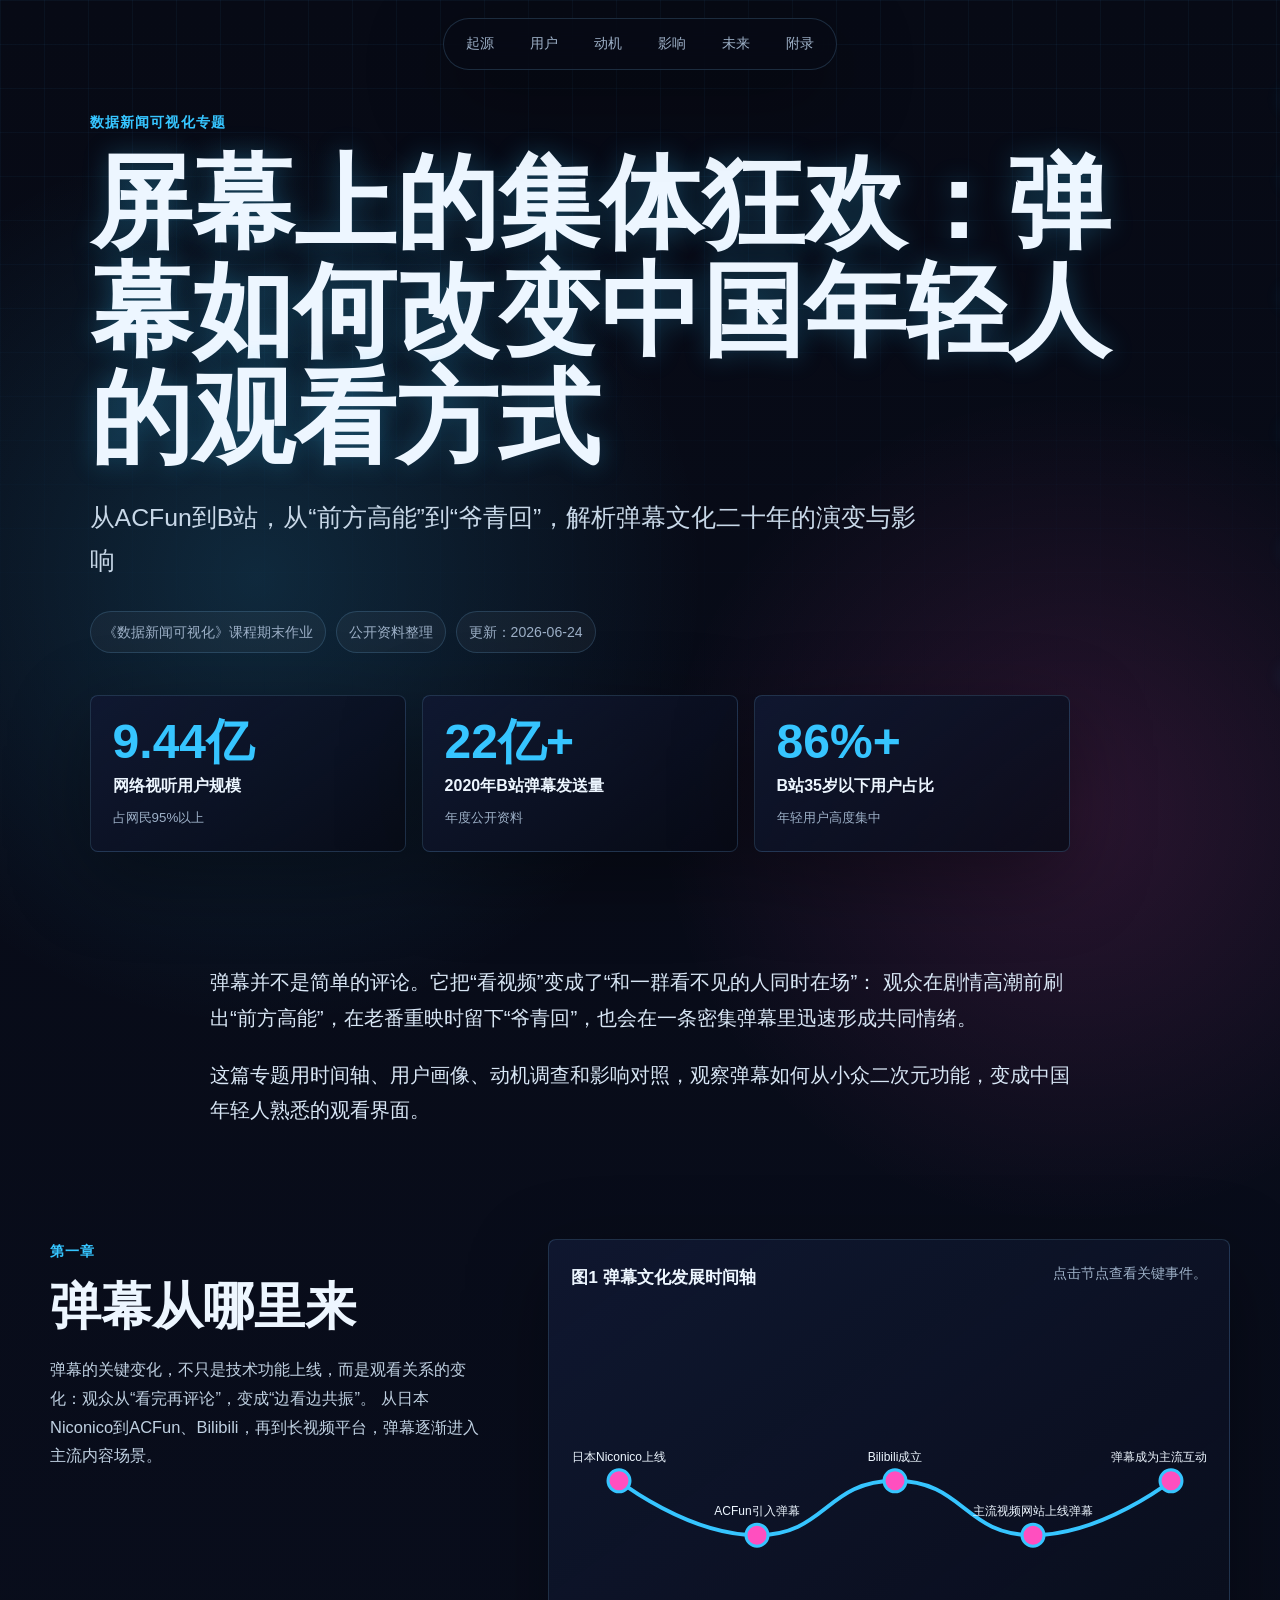
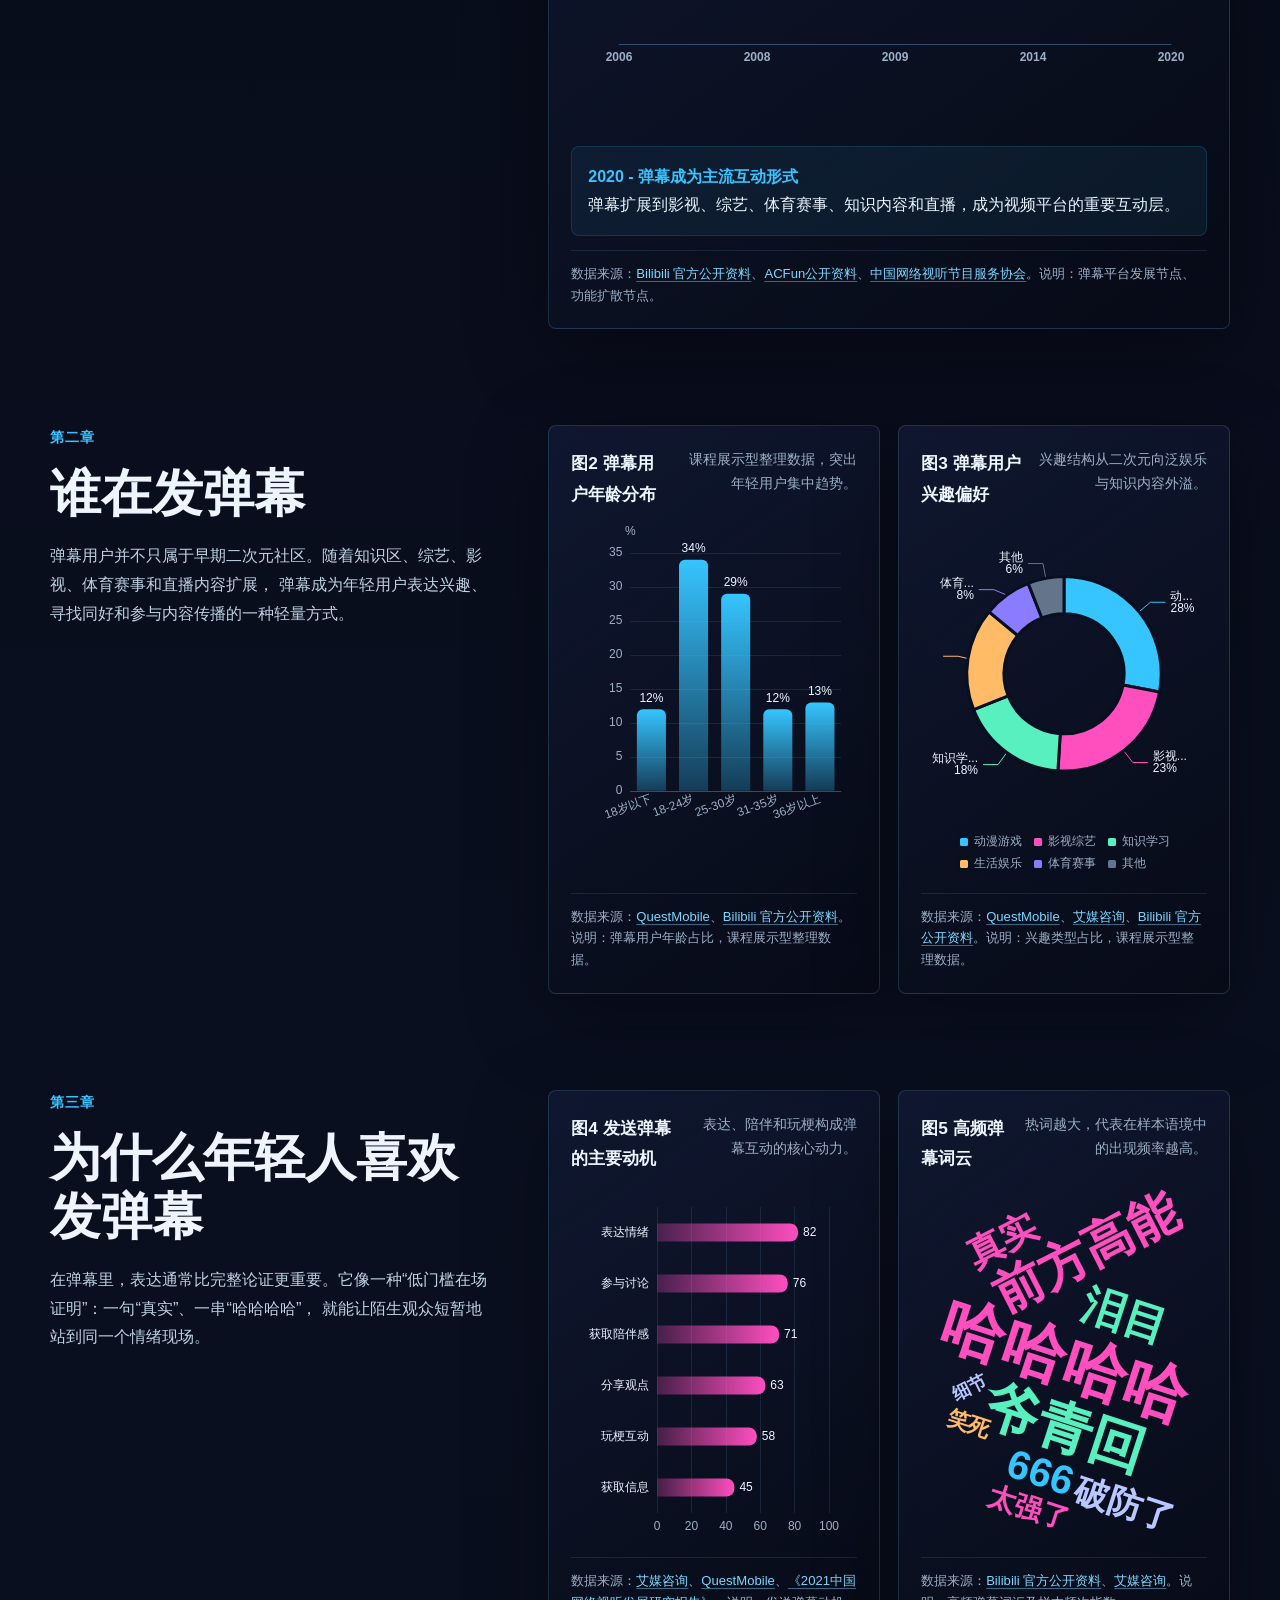
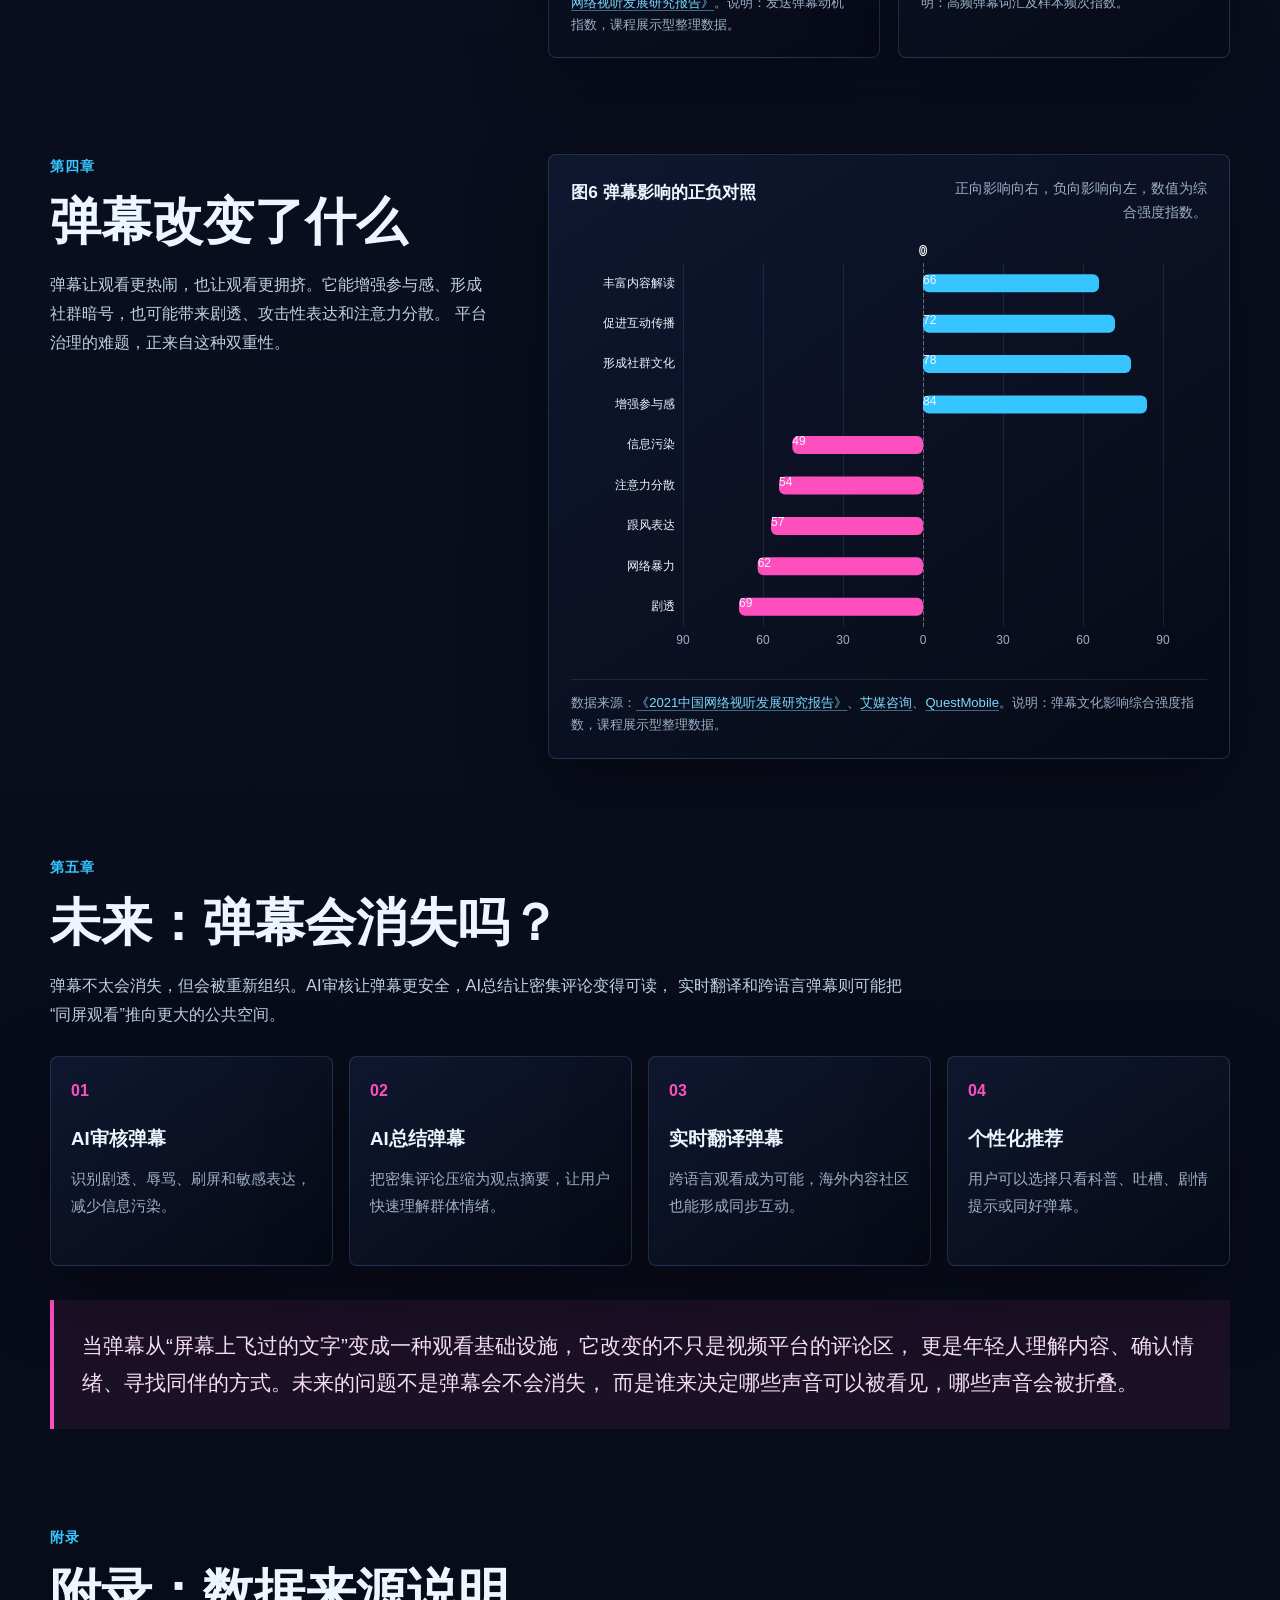
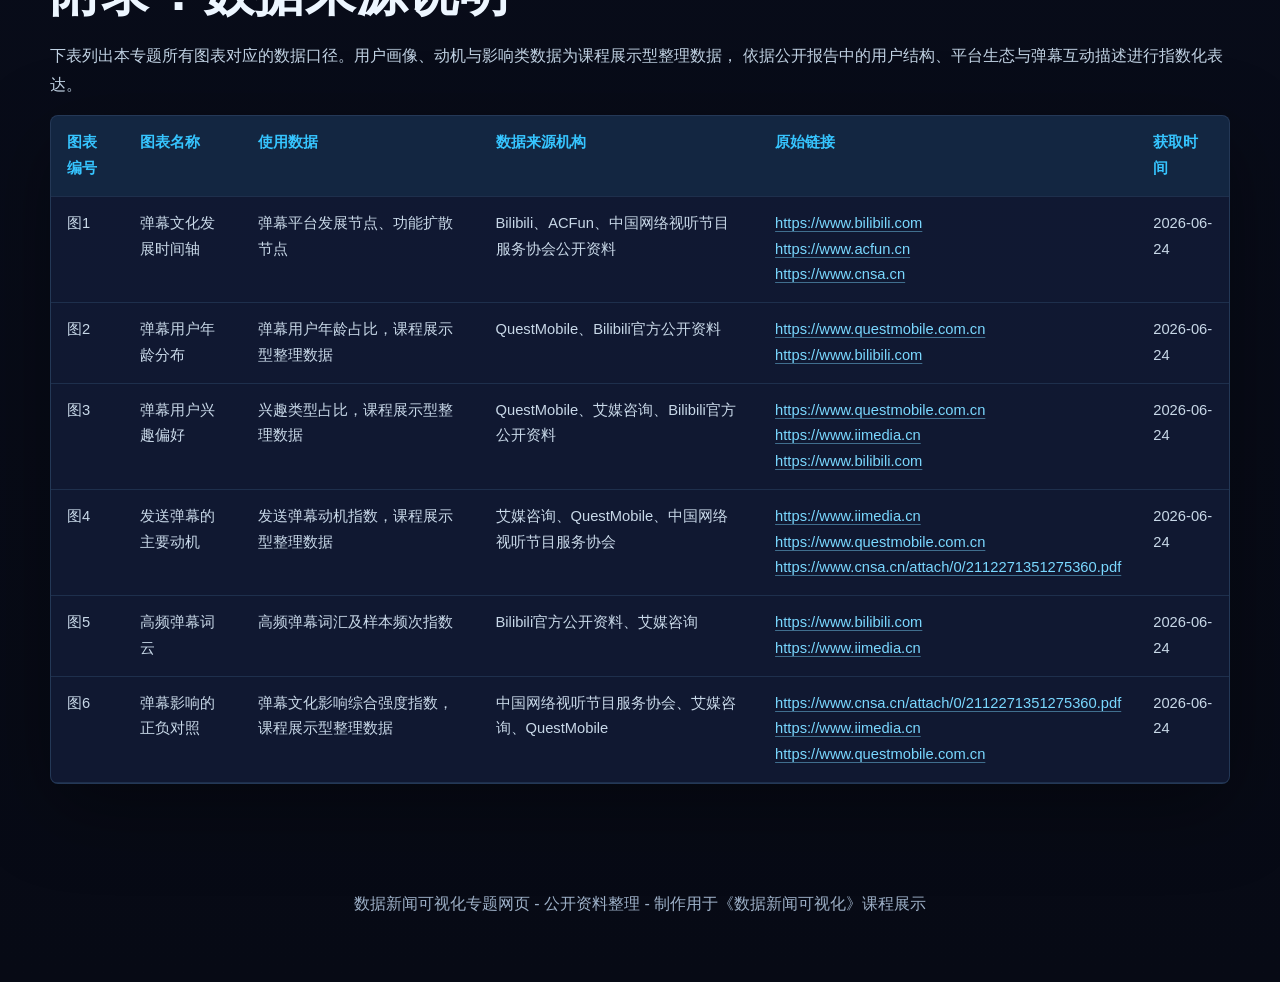
<file: index.html>
<!DOCTYPE html>
<html lang="zh-CN">
<head>
  <meta charset="UTF-8" />
  <meta name="viewport" content="width=device-width, initial-scale=1.0" />
  <title>屏幕上的集体狂欢：弹幕如何改变中国年轻人的观看方式</title>
  <meta name="description" content="从ACFun到B站，从前方高能到爷青回，解析弹幕文化二十年的演变与影响。" />
  <link rel="stylesheet" href="style.css" />
</head>
<body>
  <div class="ambient-grid" aria-hidden="true"></div>
  <div class="bullet-layer" aria-hidden="true">
    <span style="--top: 9%; --delay: 0s; --speed: 18s;">前方高能</span>
    <span style="--top: 18%; --delay: 4s; --speed: 23s;">爷青回</span>
    <span style="--top: 31%; --delay: 1s; --speed: 21s;">哈哈哈哈</span>
    <span style="--top: 46%; --delay: 7s; --speed: 25s;">泪目</span>
    <span style="--top: 59%; --delay: 3s; --speed: 19s;">名场面</span>
    <span style="--top: 73%; --delay: 9s; --speed: 24s;">破防了</span>
  </div>

  <header class="hero">
    <nav class="topbar" aria-label="页面导航">
      <a href="#origin">起源</a>
      <a href="#users">用户</a>
      <a href="#motivation">动机</a>
      <a href="#impact">影响</a>
      <a href="#future">未来</a>
      <a href="#appendix">附录</a>
    </nav>

    <div class="hero-content reveal">
      <p class="kicker">数据新闻可视化专题</p>
      <h1>屏幕上的集体狂欢：弹幕如何改变中国年轻人的观看方式</h1>
      <p class="subtitle">从ACFun到B站，从“前方高能”到“爷青回”，解析弹幕文化二十年的演变与影响</p>
      <div class="hero-meta">
        <span>《数据新闻可视化》课程期末作业</span>
        <span>公开资料整理</span>
        <span>更新：2026-06-24</span>
      </div>
    </div>

    <div class="hero-stats reveal" aria-label="关键数据">
      <article>
        <strong>9.44亿</strong>
        <span>网络视听用户规模</span>
        <small>占网民95%以上</small>
      </article>
      <article>
        <strong>22亿+</strong>
        <span>2020年B站弹幕发送量</span>
        <small>年度公开资料</small>
      </article>
      <article>
        <strong>86%+</strong>
        <span>B站35岁以下用户占比</span>
        <small>年轻用户高度集中</small>
      </article>
    </div>
  </header>

  <main>
    <section class="story-lead reveal">
      <p>
        弹幕并不是简单的评论。它把“看视频”变成了“和一群看不见的人同时在场”：
        观众在剧情高潮前刷出“前方高能”，在老番重映时留下“爷青回”，也会在一条密集弹幕里迅速形成共同情绪。
      </p>
      <p>
        这篇专题用时间轴、用户画像、动机调查和影响对照，观察弹幕如何从小众二次元功能，变成中国年轻人熟悉的观看界面。
      </p>
    </section>

    <section id="origin" class="chapter reveal">
      <div class="chapter-copy">
        <p class="chapter-label">第一章</p>
        <h2>弹幕从哪里来</h2>
        <p>
          弹幕的关键变化，不只是技术功能上线，而是观看关系的变化：观众从“看完再评论”，变成“边看边共振”。
          从日本Niconico到ACFun、Bilibili，再到长视频平台，弹幕逐渐进入主流内容场景。
        </p>
      </div>
      <div class="viz-card">
        <div class="chart-head">
          <h3>图1 弹幕文化发展时间轴</h3>
          <p>点击节点查看关键事件。</p>
        </div>
        <div id="timelineChart" class="chart chart-tall" role="img" aria-label="弹幕文化发展时间轴"></div>
        <div id="timelineFallback" class="timeline-fallback" aria-label="弹幕文化发展时间轴备用展示"></div>
        <div id="timelineDetail" class="timeline-detail"></div>
        <p class="source-note" data-source-for="timeline"></p>
      </div>
    </section>

    <section id="users" class="chapter reveal">
      <div class="chapter-copy">
        <p class="chapter-label">第二章</p>
        <h2>谁在发弹幕</h2>
        <p>
          弹幕用户并不只属于早期二次元社区。随着知识区、综艺、影视、体育赛事和直播内容扩展，
          弹幕成为年轻用户表达兴趣、寻找同好和参与内容传播的一种轻量方式。
        </p>
      </div>
      <div class="grid-two">
        <div class="viz-card">
          <div class="chart-head">
            <h3>图2 弹幕用户年龄分布</h3>
            <p>课程展示型整理数据，突出年轻用户集中趋势。</p>
          </div>
          <div id="ageChart" class="chart" role="img" aria-label="弹幕用户年龄分布柱状图"></div>
          <p class="source-note" data-source-for="age"></p>
        </div>
        <div class="viz-card">
          <div class="chart-head">
            <h3>图3 弹幕用户兴趣偏好</h3>
            <p>兴趣结构从二次元向泛娱乐与知识内容外溢。</p>
          </div>
          <div id="interestChart" class="chart" role="img" aria-label="弹幕用户兴趣偏好饼图"></div>
          <p class="source-note" data-source-for="interest"></p>
        </div>
      </div>
    </section>

    <section id="motivation" class="chapter reveal">
      <div class="chapter-copy">
        <p class="chapter-label">第三章</p>
        <h2>为什么年轻人喜欢发弹幕</h2>
        <p>
          在弹幕里，表达通常比完整论证更重要。它像一种“低门槛在场证明”：一句“真实”、一串“哈哈哈哈”，
          就能让陌生观众短暂地站到同一个情绪现场。
        </p>
      </div>
      <div class="grid-two">
        <div class="viz-card">
          <div class="chart-head">
            <h3>图4 发送弹幕的主要动机</h3>
            <p>表达、陪伴和玩梗构成弹幕互动的核心动力。</p>
          </div>
          <div id="motivationChart" class="chart" role="img" aria-label="发送弹幕主要动机横向柱状图"></div>
          <p class="source-note" data-source-for="motivation"></p>
        </div>
        <div class="viz-card">
          <div class="chart-head">
            <h3>图5 高频弹幕词云</h3>
            <p>热词越大，代表在样本语境中的出现频率越高。</p>
          </div>
          <div id="wordCloudChart" class="chart word-chart" role="img" aria-label="高频弹幕词云"></div>
          <div id="wordCloudFallback" class="word-cloud-fallback" aria-hidden="true"></div>
          <p class="source-note" data-source-for="wordCloud"></p>
        </div>
      </div>
    </section>

    <section id="impact" class="chapter reveal">
      <div class="chapter-copy">
        <p class="chapter-label">第四章</p>
        <h2>弹幕改变了什么</h2>
        <p>
          弹幕让观看更热闹，也让观看更拥挤。它能增强参与感、形成社群暗号，也可能带来剧透、攻击性表达和注意力分散。
          平台治理的难题，正来自这种双重性。
        </p>
      </div>
      <div class="viz-card">
        <div class="chart-head">
          <h3>图6 弹幕影响的正负对照</h3>
          <p>正向影响向右，负向影响向左，数值为综合强度指数。</p>
        </div>
        <div id="impactChart" class="chart chart-tall" role="img" aria-label="弹幕正负影响对比条形图"></div>
        <p class="source-note" data-source-for="impact"></p>
      </div>
    </section>

    <section id="future" class="chapter future reveal">
      <div class="chapter-copy">
        <p class="chapter-label">第五章</p>
        <h2>未来：弹幕会消失吗？</h2>
        <p>
          弹幕不太会消失，但会被重新组织。AI审核让弹幕更安全，AI总结让密集评论变得可读，
          实时翻译和跨语言弹幕则可能把“同屏观看”推向更大的公共空间。
        </p>
      </div>
      <div class="trend-grid" aria-label="弹幕未来趋势">
        <article>
          <span>01</span>
          <h3>AI审核弹幕</h3>
          <p>识别剧透、辱骂、刷屏和敏感表达，减少信息污染。</p>
        </article>
        <article>
          <span>02</span>
          <h3>AI总结弹幕</h3>
          <p>把密集评论压缩为观点摘要，让用户快速理解群体情绪。</p>
        </article>
        <article>
          <span>03</span>
          <h3>实时翻译弹幕</h3>
          <p>跨语言观看成为可能，海外内容社区也能形成同步互动。</p>
        </article>
        <article>
          <span>04</span>
          <h3>个性化推荐</h3>
          <p>用户可以选择只看科普、吐槽、剧情提示或同好弹幕。</p>
        </article>
      </div>
      <blockquote>
        当弹幕从“屏幕上飞过的文字”变成一种观看基础设施，它改变的不只是视频平台的评论区，
        更是年轻人理解内容、确认情绪、寻找同伴的方式。未来的问题不是弹幕会不会消失，
        而是谁来决定哪些声音可以被看见，哪些声音会被折叠。
      </blockquote>
    </section>

    <section id="appendix" class="appendix reveal">
      <p class="chapter-label">附录</p>
      <h2>附录：数据来源说明</h2>
      <p class="appendix-note">
        下表列出本专题所有图表对应的数据口径。用户画像、动机与影响类数据为课程展示型整理数据，
        依据公开报告中的用户结构、平台生态与弹幕互动描述进行指数化表达。
      </p>
      <div class="table-wrap">
        <table>
          <thead>
            <tr>
              <th>图表编号</th>
              <th>图表名称</th>
              <th>使用数据</th>
              <th>数据来源机构</th>
              <th>原始链接</th>
              <th>获取时间</th>
            </tr>
          </thead>
          <tbody id="appendixBody"></tbody>
        </table>
      </div>
    </section>
  </main>

  <footer class="site-footer">
    <p>数据新闻可视化专题网页 - 公开资料整理 - 制作用于《数据新闻可视化》课程展示</p>
  </footer>

  <script src="vendor/echarts.min.js"></script>
  <script src="vendor/echarts-wordcloud.min.js"></script>
  <script src="script.js"></script>
</body>
</html>
</file>
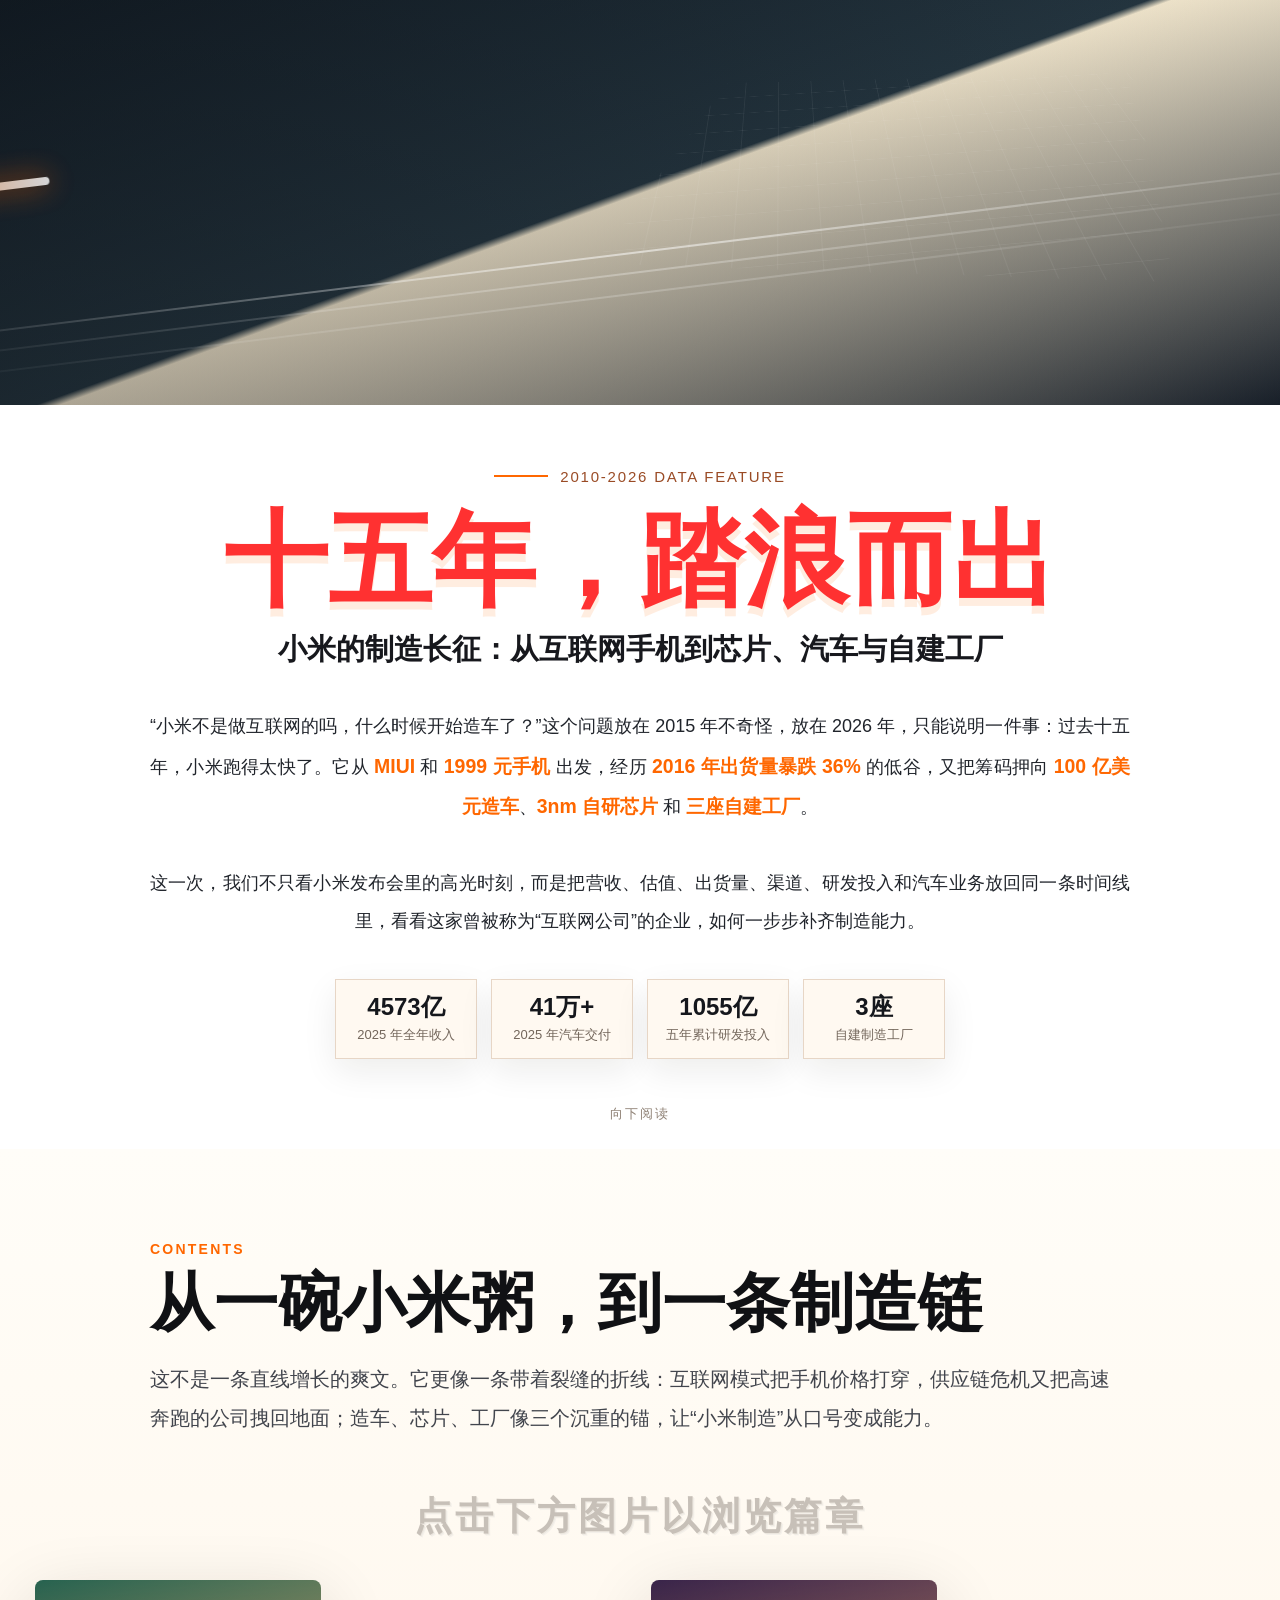
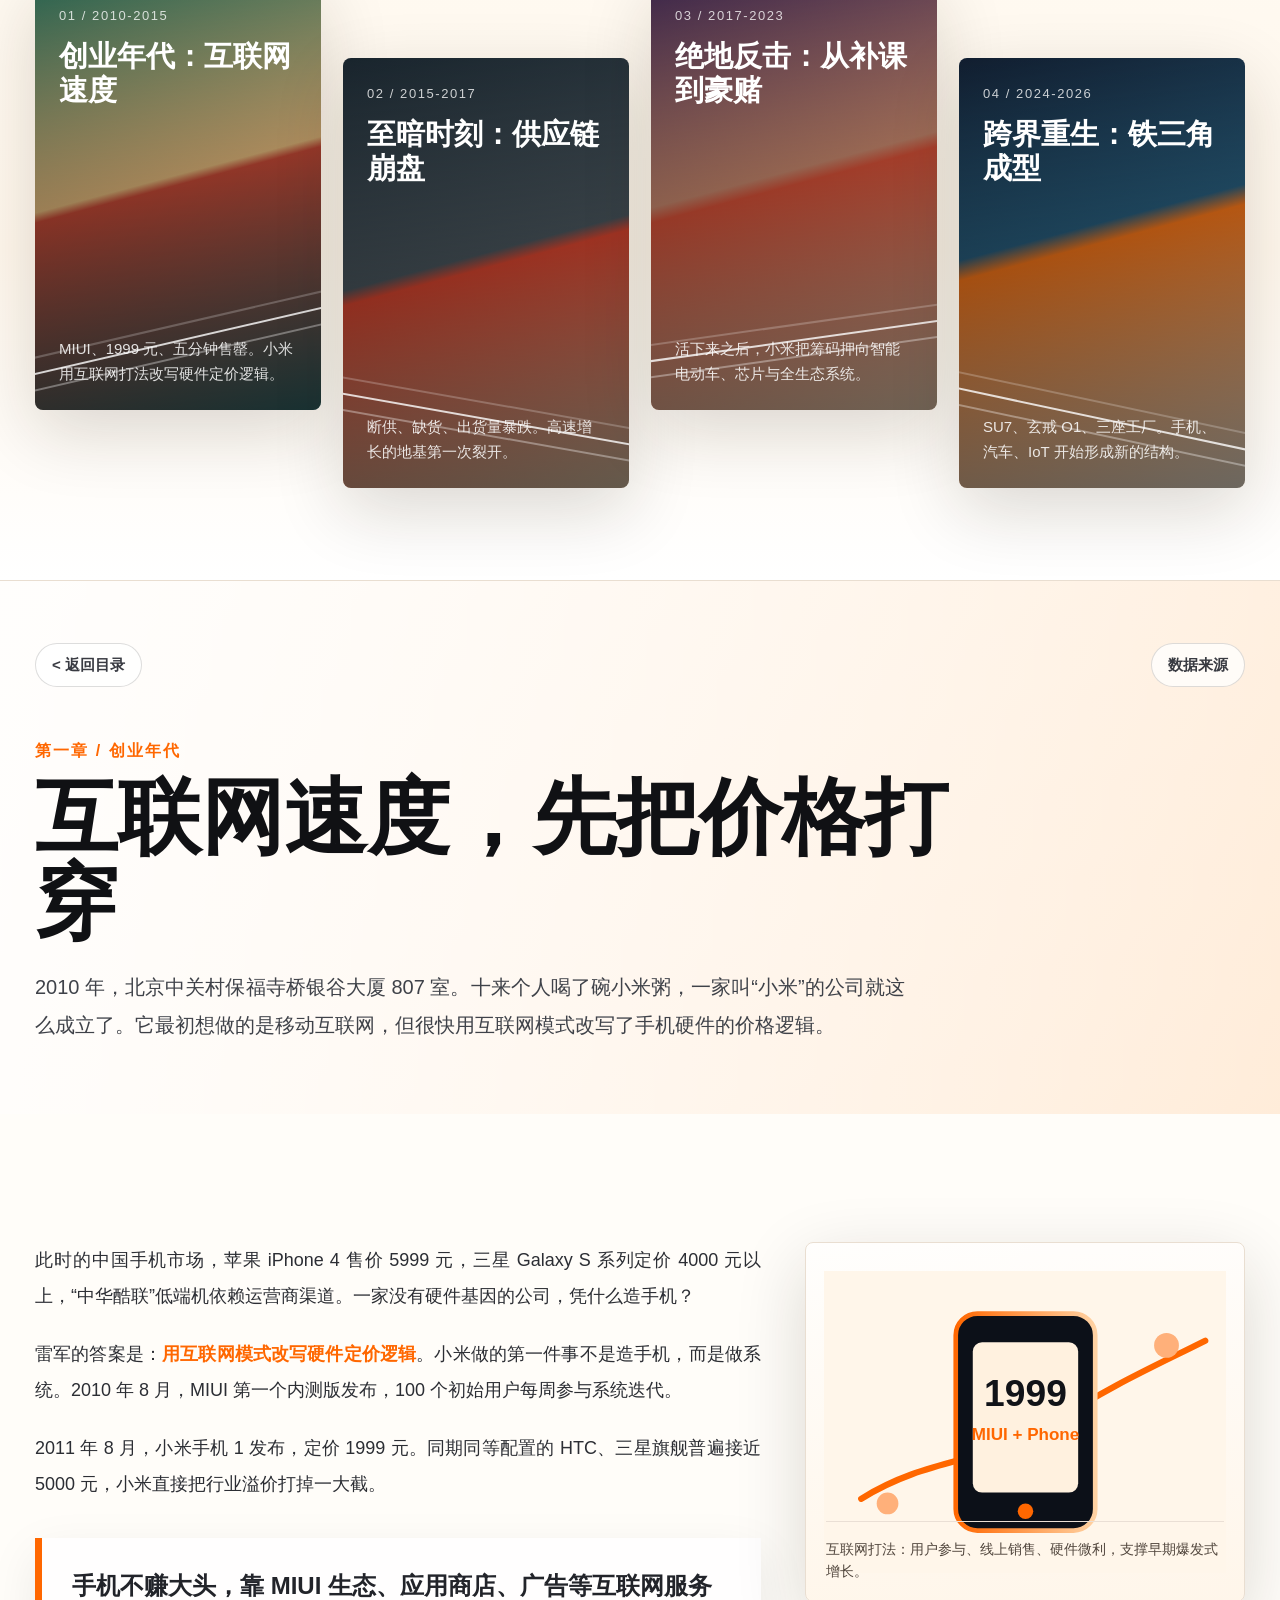
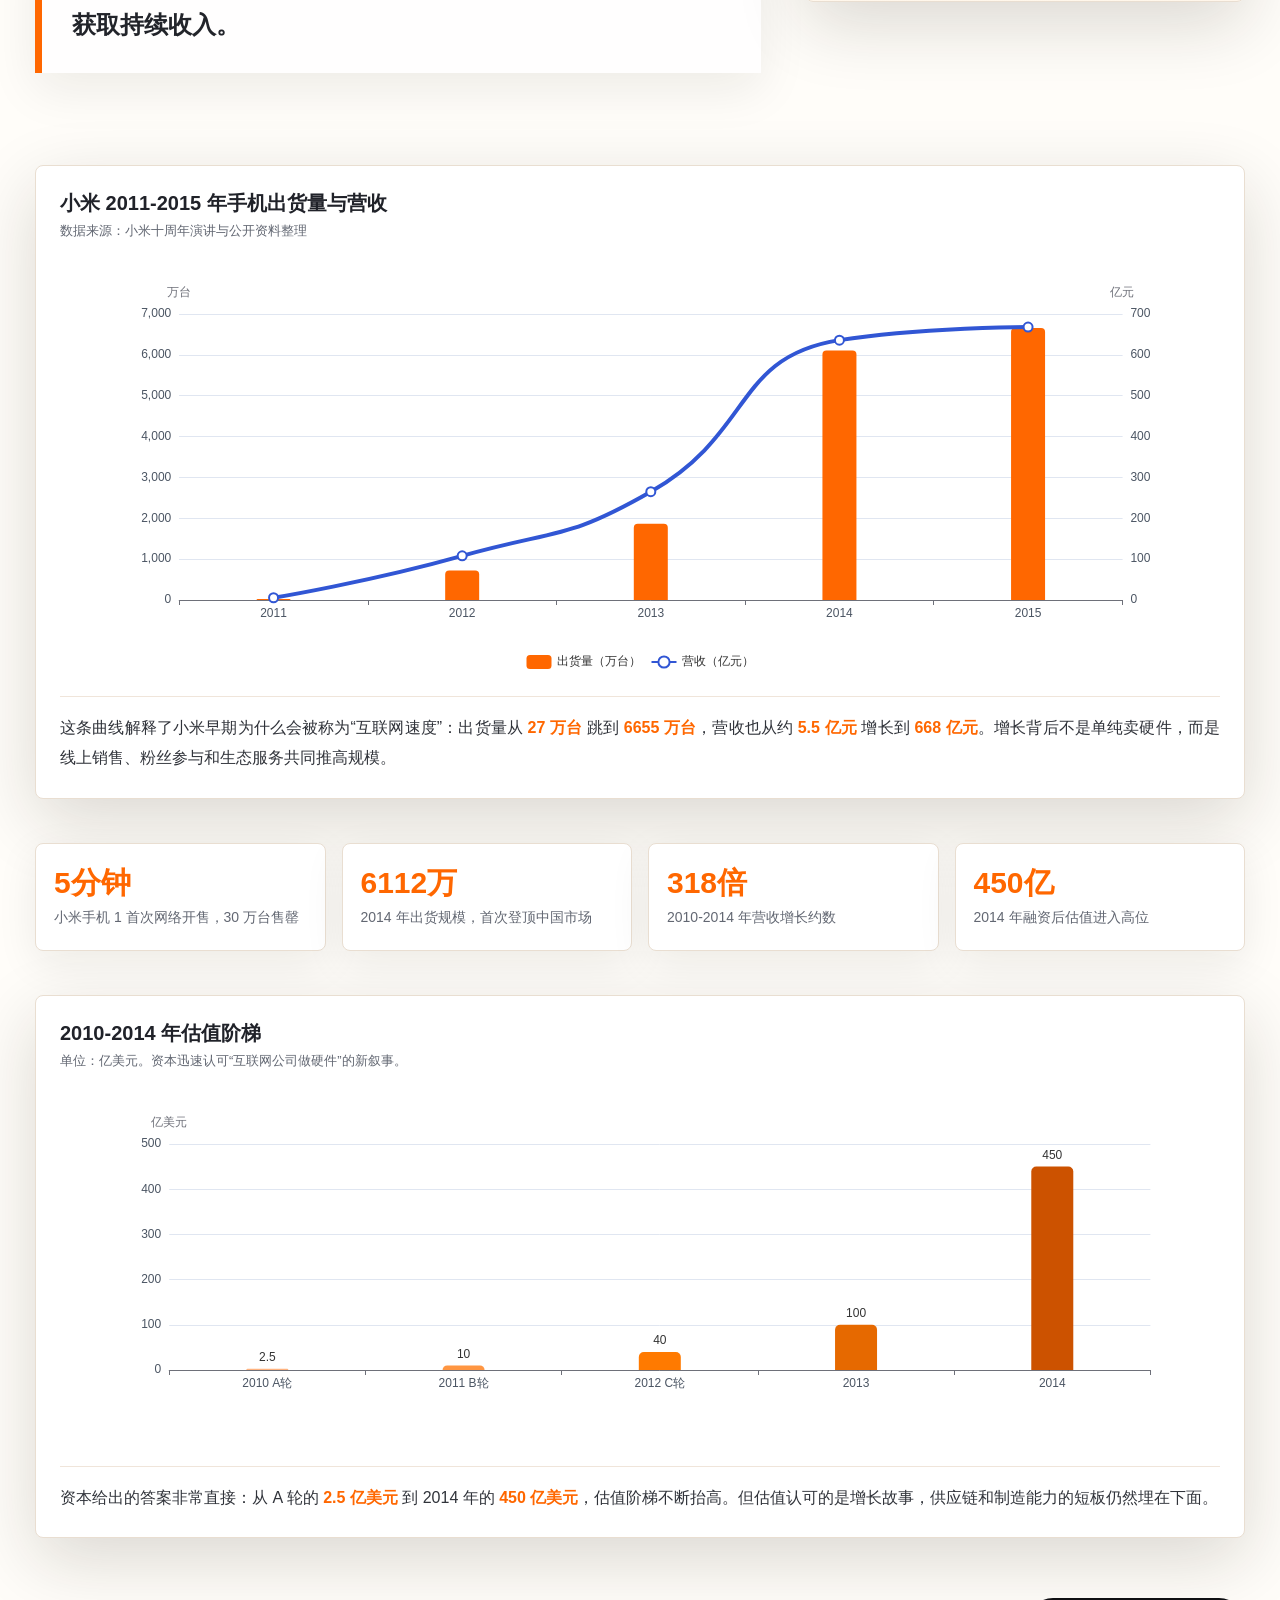
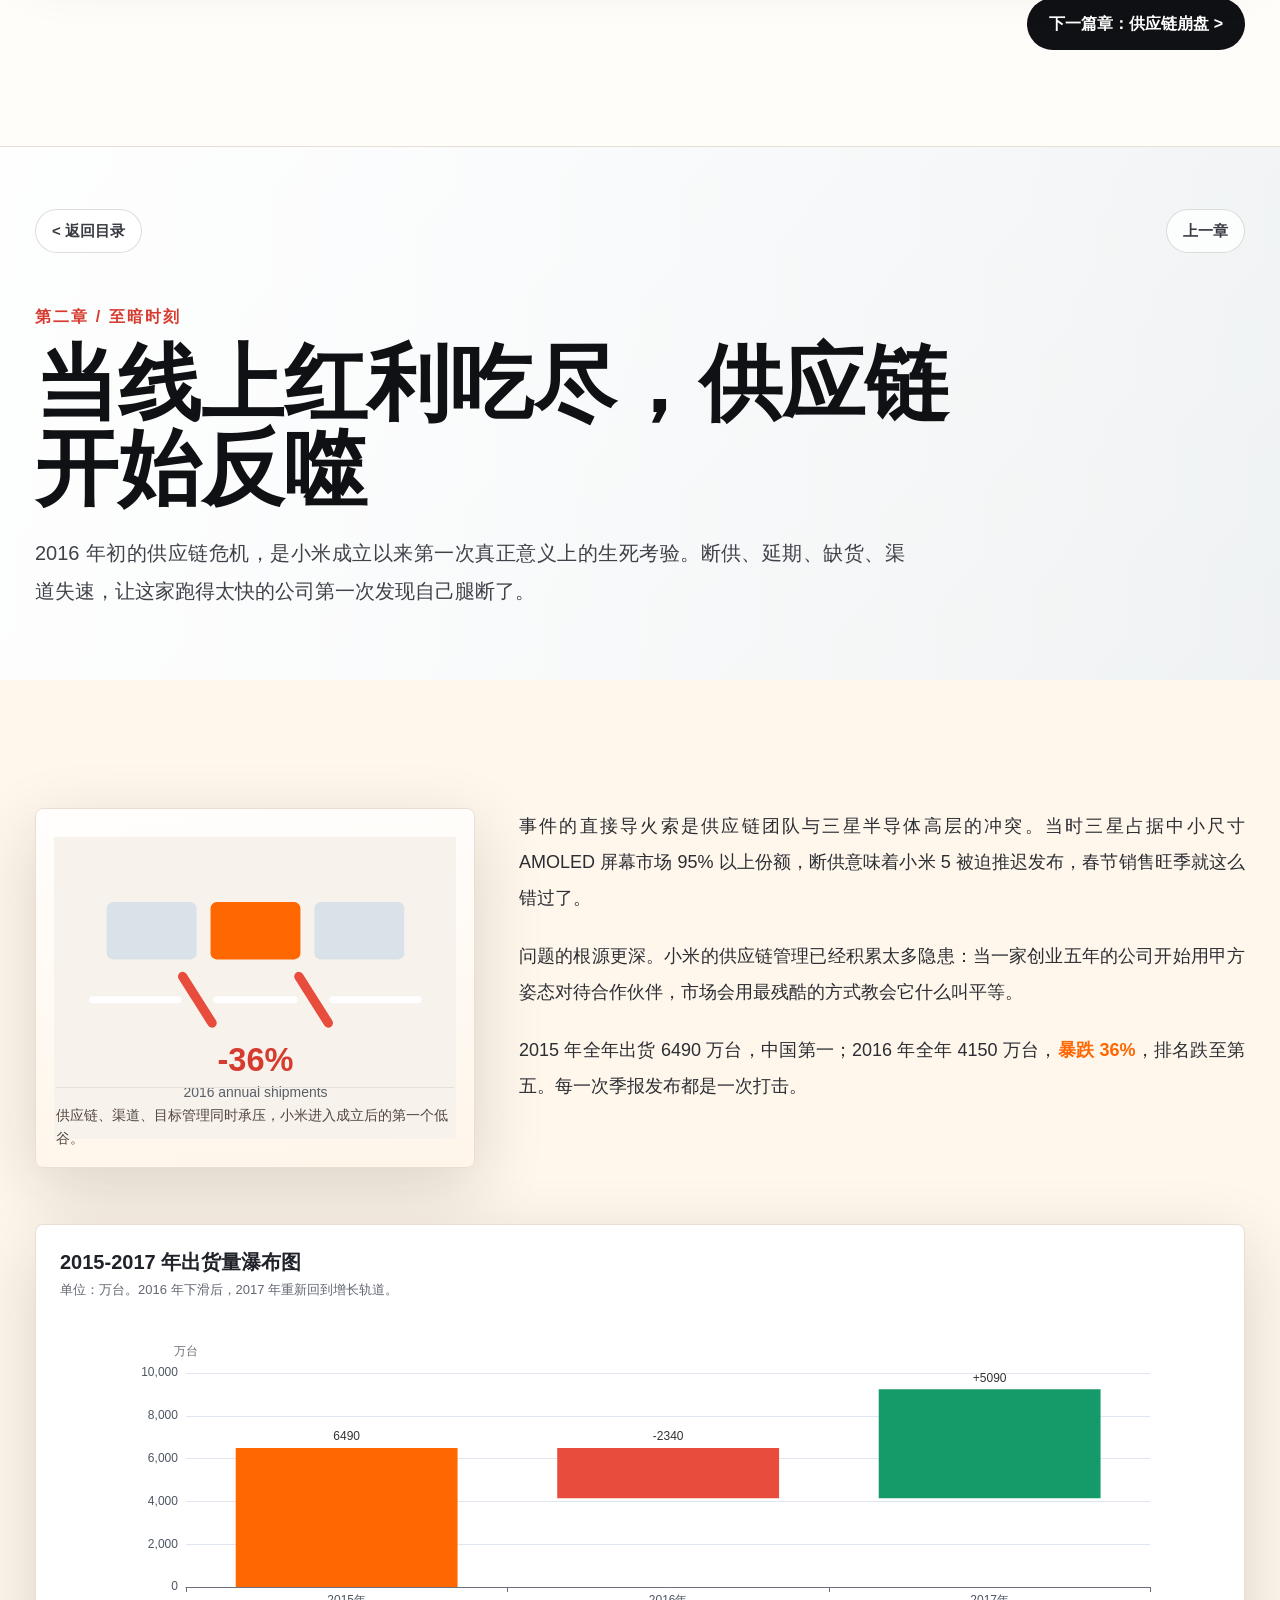
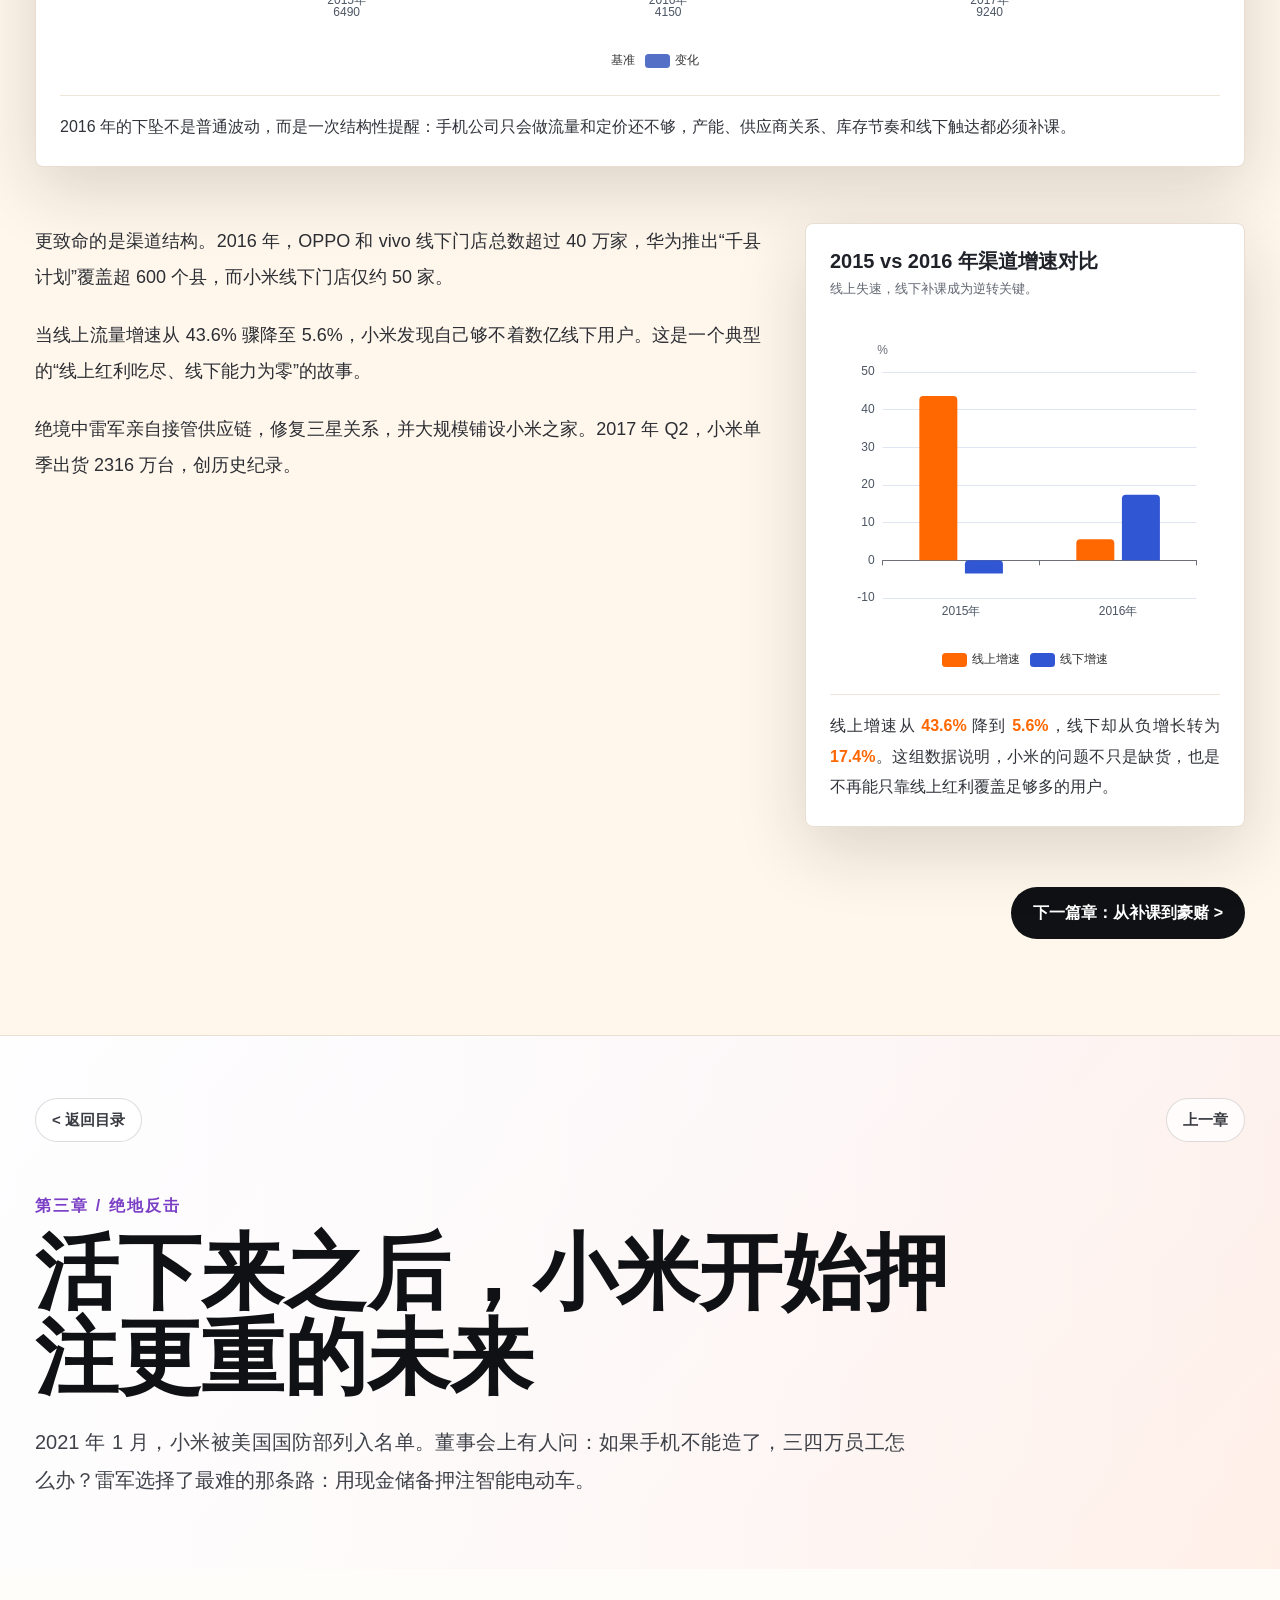
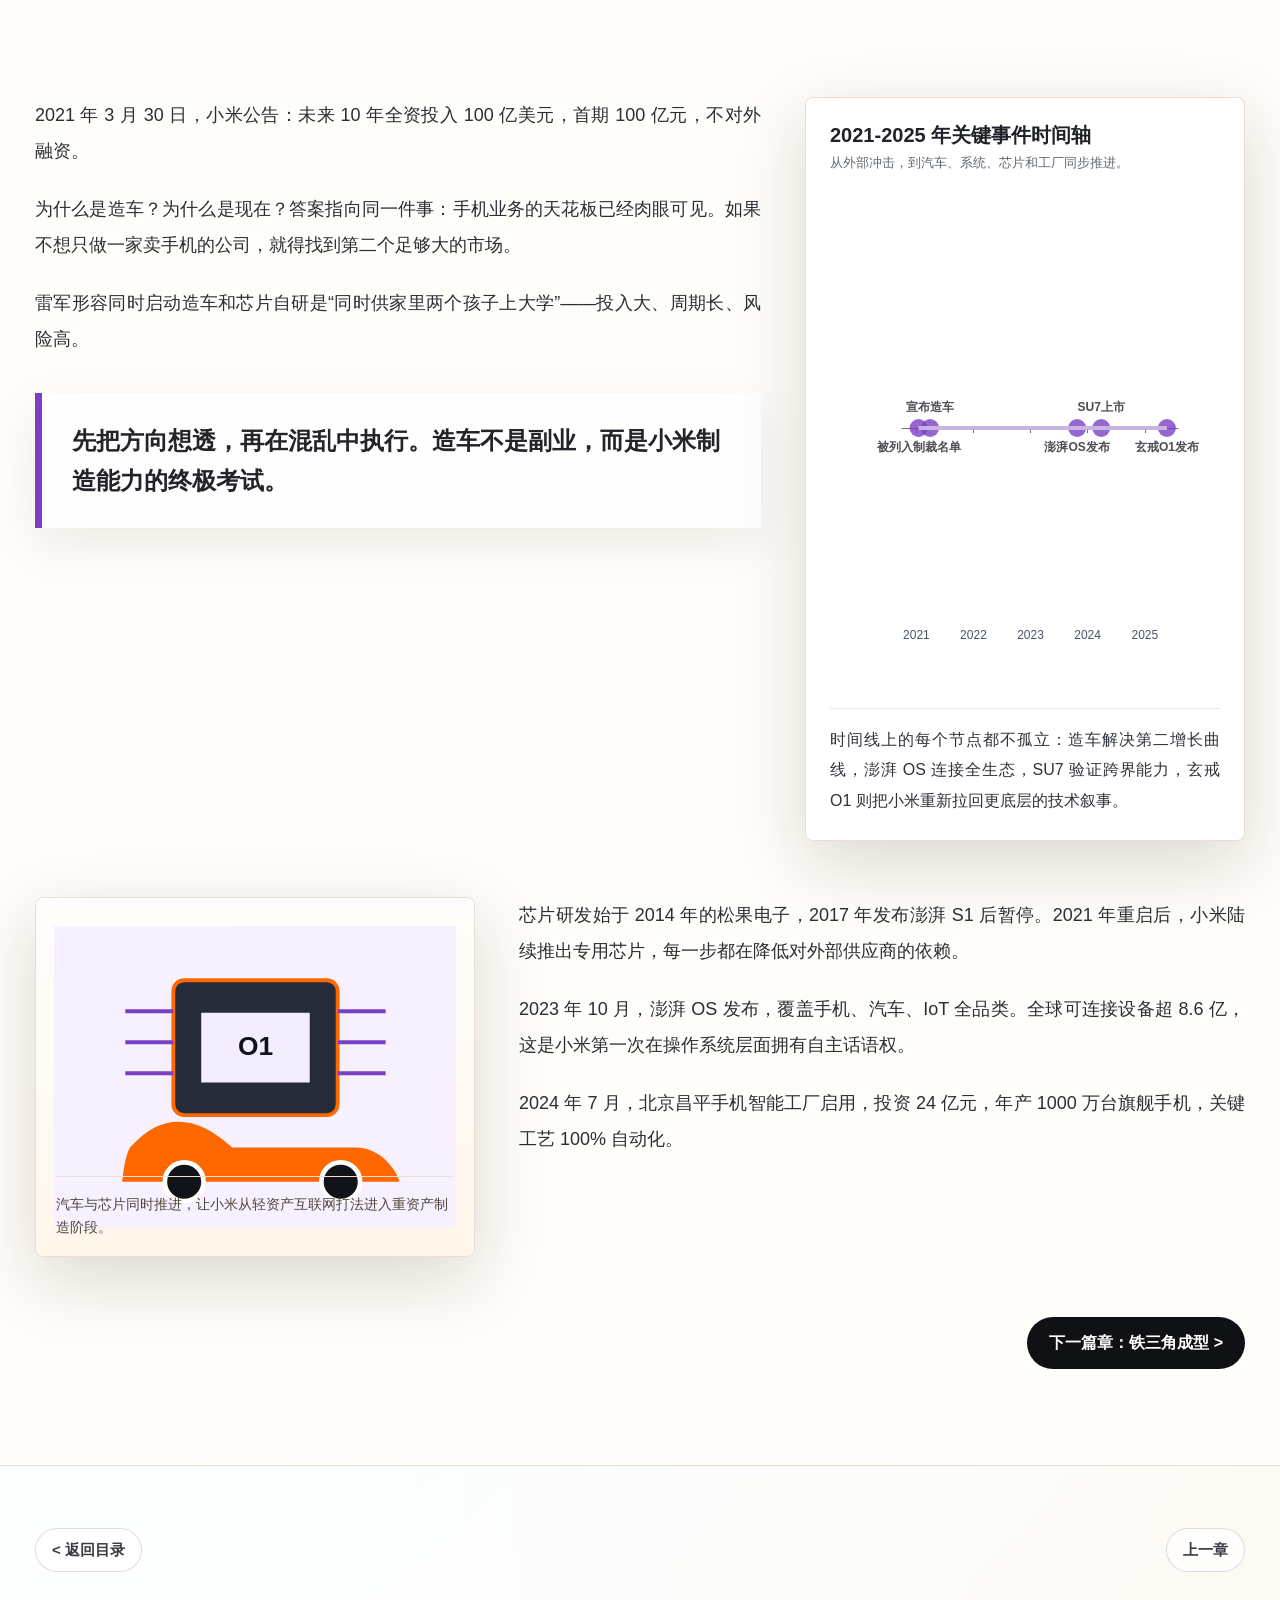
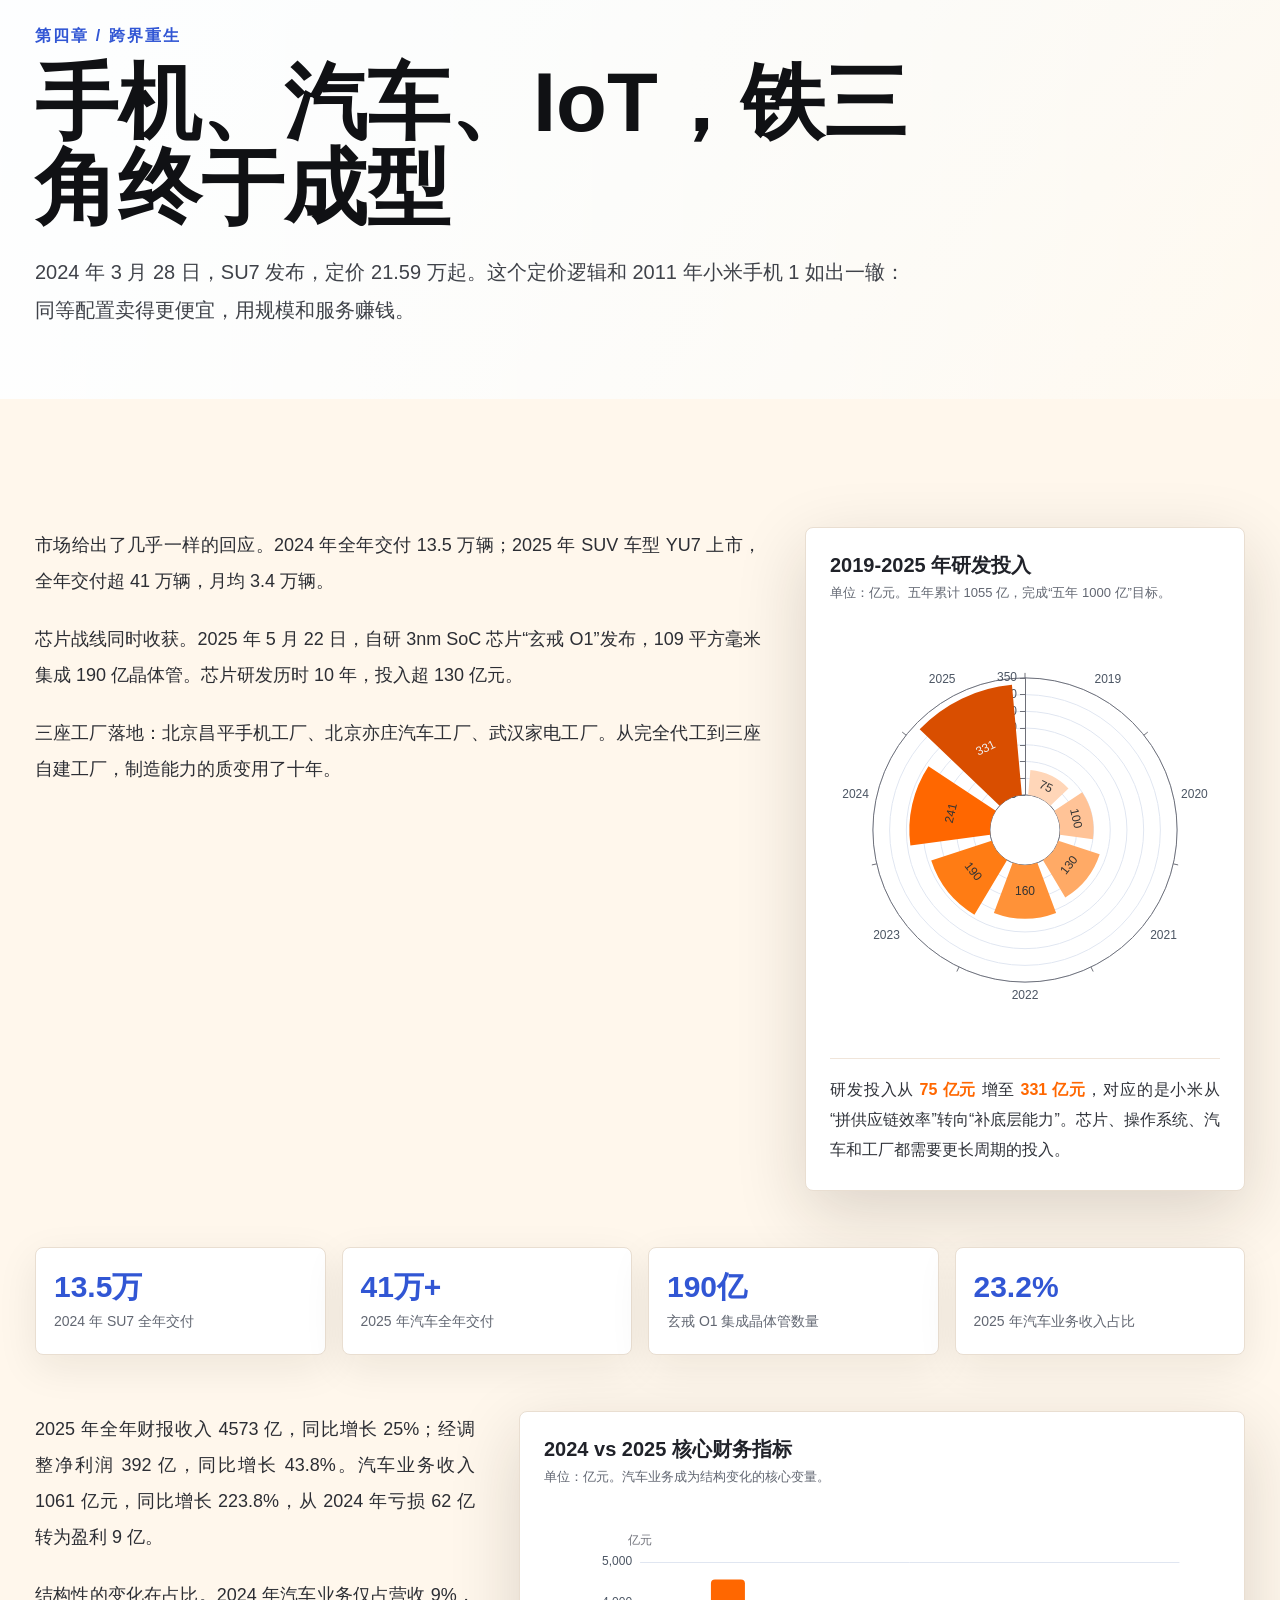
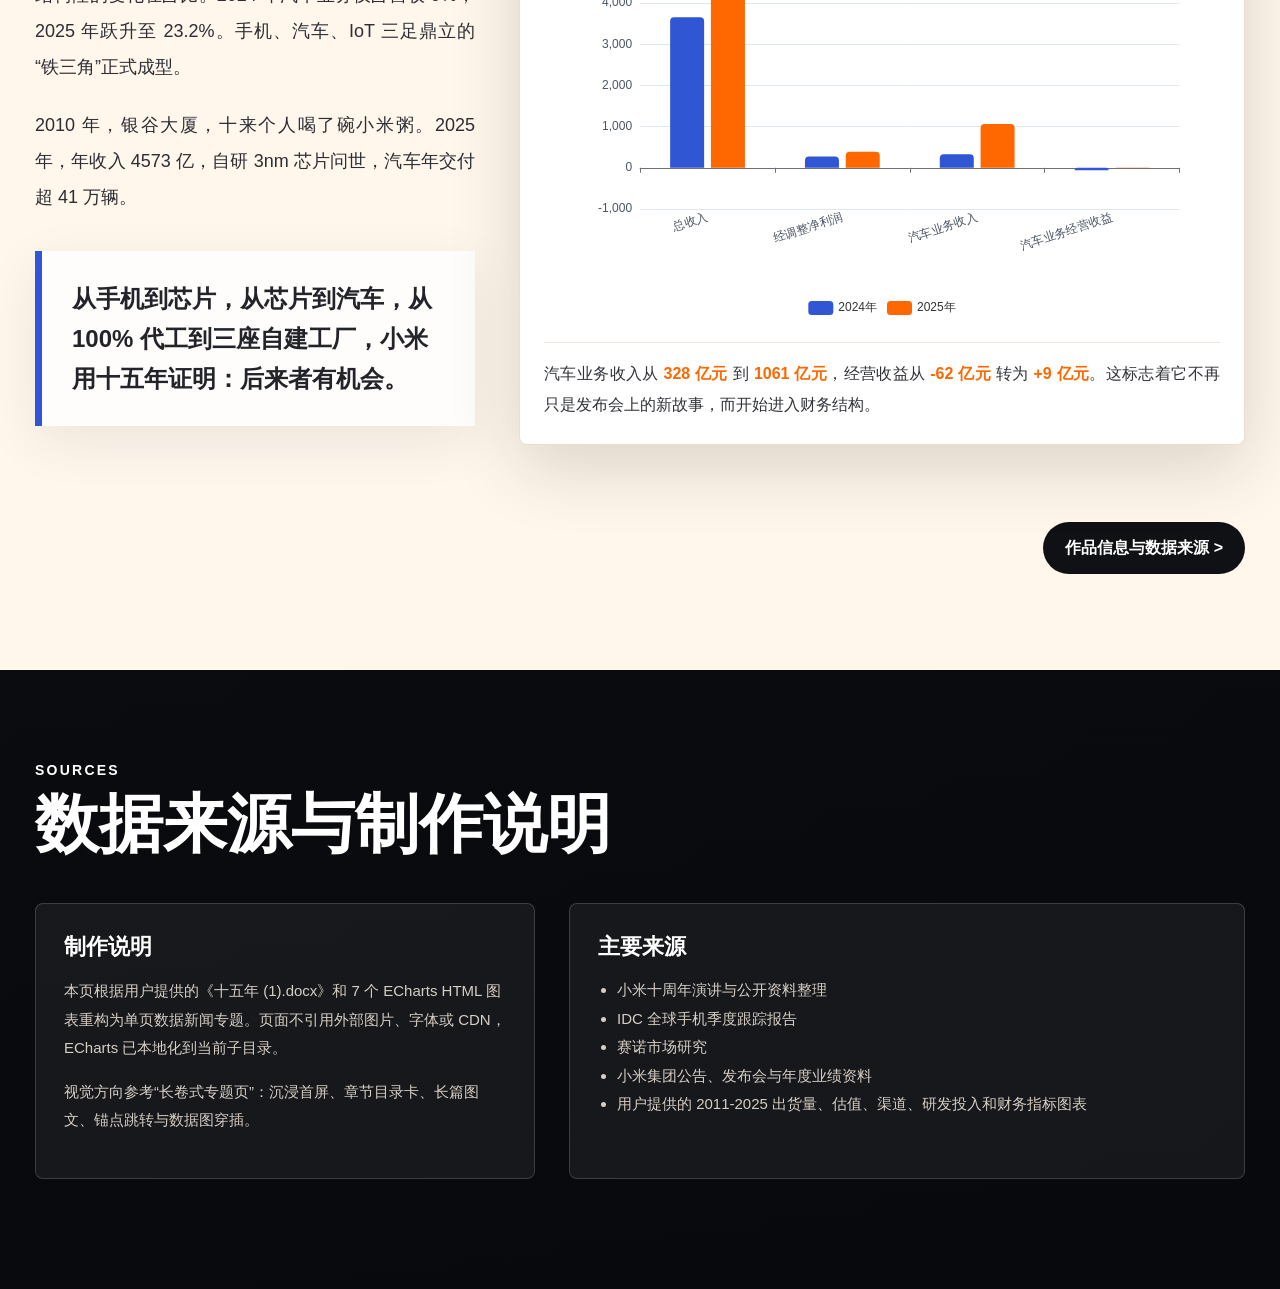
<file: xiaomi-15-years/index.html>
<!doctype html>
<html lang="zh-CN">
<head>
  <meta charset="utf-8">
  <meta name="viewport" content="width=device-width, initial-scale=1">
  <title>十五年，踏浪而出：小米的制造长征</title>
  <meta name="description" content="小米十五年数据新闻专题：从互联网手机到芯片、汽车与自建工厂的制造长征。">
  <script src="./assets/echarts.min.js"></script>
  <style>
    :root {
      --ink: #101114;
      --muted: #626772;
      --paper: #fffaf3;
      --white: #ffffff;
      --line: #e9ded1;
      --red: #e83425;
      --orange: #ff6700;
      --amber: #cc7a00;
      --blue: #3156d4;
      --green: #159a6a;
      --purple: #7b3fc6;
      --dark: #090b0f;
      --shadow: 0 22px 70px rgba(31, 23, 15, 0.16);
    }

    * {
      box-sizing: border-box;
    }

    html {
      scroll-behavior: smooth;
      background: var(--paper);
      color: var(--ink);
      font-family: "Microsoft YaHei", "PingFang SC", "Noto Sans SC", Arial, sans-serif;
      letter-spacing: 0;
    }

    body {
      margin: 0;
      min-width: 320px;
      background:
        linear-gradient(180deg, #fff7ed 0%, #fffdf9 22%, #f7f3ec 100%);
    }

    a {
      color: inherit;
      text-decoration: none;
    }

    .cover {
      position: relative;
      min-height: 100vh;
      overflow: hidden;
      background: #fff;
      color: var(--ink);
    }

    .cover::before {
      content: "";
      position: absolute;
      top: 0;
      left: 0;
      right: 0;
      height: 45vh;
      min-height: 320px;
      background:
        linear-gradient(90deg, rgba(8, 9, 12, 0.35), rgba(8, 9, 12, 0.05)),
        linear-gradient(160deg, #15212b 0%, #263843 48%, #fff3d8 49%, #18202a 100%);
      z-index: 1;
    }

    .motion-scene {
      position: absolute;
      top: 0;
      left: 0;
      right: 0;
      height: 45vh;
      min-height: 320px;
      opacity: 0.82;
      overflow: hidden;
      z-index: 2;
    }

    .rail {
      position: absolute;
      left: -14%;
      width: 128%;
      height: 2px;
      background: linear-gradient(90deg, transparent, rgba(255,255,255,0.65), transparent);
      transform: rotate(-7deg);
      animation: railMove 8s linear infinite;
    }

    .rail.r1 { top: 62%; }
    .rail.r2 { top: 67%; animation-delay: -2s; opacity: 0.55; }
    .rail.r3 { top: 72%; animation-delay: -4s; opacity: 0.4; }

    .factory-grid {
      position: absolute;
      right: 6vw;
      bottom: 4vh;
      width: min(45vw, 650px);
      height: min(32vw, 420px);
      background:
        linear-gradient(rgba(255,255,255,0.08) 1px, transparent 1px),
        linear-gradient(90deg, rgba(255,255,255,0.08) 1px, transparent 1px);
      background-size: 38px 38px;
      clip-path: polygon(16% 0, 100% 10%, 82% 100%, 0 78%);
      transform: perspective(800px) rotateX(57deg) rotateZ(-8deg);
    }

    .light-trace {
      position: absolute;
      left: -30%;
      top: 50%;
      width: 34vw;
      height: 8px;
      border-radius: 999px;
      background: linear-gradient(90deg, transparent, #ff6700, #ffffff);
      box-shadow: 0 0 28px rgba(255, 103, 0, 0.9);
      transform: rotate(-7deg);
      animation: trace 4.6s ease-in-out infinite;
    }

    @keyframes railMove {
      from { background-position: 0 0; }
      to { background-position: 420px 0; }
    }

    @keyframes trace {
      0% { transform: translateX(0) rotate(-7deg); opacity: 0; }
      18% { opacity: 1; }
      72% { opacity: 1; }
      100% { transform: translateX(160vw) rotate(-7deg); opacity: 0; }
    }

    .cover-inner {
      position: relative;
      z-index: 3;
      width: min(1180px, calc(100% - 44px));
      margin: 0 auto;
      padding: calc(45vh + 58px) 0 90px;
      text-align: center;
    }

    .kicker {
      display: inline-flex;
      align-items: center;
      gap: 12px;
      justify-content: center;
      color: #9a4b25;
      font-size: 15px;
      letter-spacing: 0.12em;
      text-transform: uppercase;
    }

    .kicker::before {
      content: "";
      width: 54px;
      height: 2px;
      background: var(--orange);
    }

    h1 {
      margin: 26px auto 18px;
      max-width: 900px;
      color: #ff3131;
      font-size: clamp(46px, 8.1vw, 112px);
      line-height: 0.96;
      font-weight: 900;
      text-wrap: balance;
      text-shadow: 0 8px 0 rgba(255, 103, 0, 0.12);
    }

    .subtitle {
      max-width: 880px;
      margin: 0 auto;
      font-size: clamp(21px, 2.3vw, 36px);
      line-height: 1.42;
      color: #17181d;
      font-weight: 700;
    }

    .lead {
      margin: 38px auto 0;
      max-width: 980px;
      font-size: 18px;
      line-height: 2.1;
      color: #20242b;
      text-align: justify;
      text-align-last: center;
    }

    .lead strong {
      color: var(--orange);
      font-size: 1.08em;
      font-weight: 900;
    }

    .cover-stats {
      display: flex;
      flex-wrap: wrap;
      justify-content: center;
      gap: 14px;
      margin-top: 38px;
    }

    .stat-pill {
      min-width: 142px;
      padding: 14px 18px;
      border: 1px solid #e7d6c6;
      background: #fff9f1;
      box-shadow: 0 12px 34px rgba(31, 23, 15, 0.08);
    }

    .stat-pill strong {
      display: block;
      color: #15171c;
      font-size: 24px;
      line-height: 1.1;
    }

    .stat-pill span {
      display: block;
      margin-top: 6px;
      color: #73665b;
      font-size: 13px;
    }

    .scroll-cue {
      position: absolute;
      z-index: 2;
      left: 50%;
      bottom: 26px;
      transform: translateX(-50%);
      color: #8e8074;
      font-size: 13px;
      letter-spacing: 0.14em;
    }

    .page {
      position: relative;
      width: min(1210px, calc(100% - 44px));
      margin: 0 auto;
    }

    .section {
      padding: 92px 0;
    }

    .section-narrow {
      width: min(980px, 100%);
      margin: 0 auto;
    }

    .contents {
      min-height: 100vh;
      background:
        linear-gradient(180deg, #fffdf8, #fff7ec 68%, #ffffff 100%);
    }

    .eyebrow {
      color: var(--orange);
      font-weight: 800;
      letter-spacing: 0.16em;
      font-size: 14px;
      text-transform: uppercase;
    }

    .section-title {
      margin: 12px 0 22px;
      font-size: clamp(34px, 5vw, 72px);
      line-height: 1.08;
      font-weight: 900;
      color: var(--ink);
      text-wrap: balance;
    }

    .section-deck {
      max-width: 960px;
      color: #42454d;
      font-size: 20px;
      line-height: 1.92;
      text-align: justify;
    }

    .toc-grid {
      display: grid;
      grid-template-columns: repeat(4, 1fr);
      gap: 22px;
      margin-top: 56px;
      align-items: start;
    }

    .chapter-hint {
      margin: 54px 0 -18px;
      text-align: center;
      color: #c7c0b8;
      font-size: clamp(24px, 3vw, 40px);
      font-weight: 900;
      letter-spacing: 0.08em;
      text-shadow: 1px 1px 0 #ece7df, 2px 2px 0 #f5f1eb;
    }

    .toc-card {
      min-height: 430px;
      padding: 28px 24px;
      color: #fff;
      position: relative;
      overflow: hidden;
      box-shadow: var(--shadow);
      border-radius: 8px;
      transition: transform 220ms ease, box-shadow 220ms ease;
      isolation: isolate;
    }

    .toc-card:nth-child(2),
    .toc-card:nth-child(4) {
      margin-top: 78px;
    }

    .toc-card:hover {
      transform: translateY(-10px) scale(1.018);
      box-shadow: 0 30px 90px rgba(31, 23, 15, 0.24);
    }

    .toc-card::before {
      content: "";
      position: absolute;
      inset: 0;
      z-index: -2;
      background:
        linear-gradient(180deg, rgba(0,0,0,0.16), rgba(0,0,0,0.54)),
        var(--card-bg);
    }

    .toc-card::after {
      content: "";
      position: absolute;
      left: -20%;
      right: -20%;
      bottom: 68px;
      height: 2px;
      background: rgba(255,255,255,0.8);
      transform: rotate(var(--rail-angle));
      box-shadow: 0 16px 0 rgba(255,255,255,0.34), 0 -16px 0 rgba(255,255,255,0.22);
    }

    .card-1 {
      --rail-angle: -13deg;
      --card-bg:
        linear-gradient(165deg, #2e755f 0%, #f4c785 46%, #d6503b 48%, #356b6d 100%);
    }

    .card-2 {
      --rail-angle: 10deg;
      --card-bg:
        linear-gradient(165deg, #1d2b35 0%, #4d5a62 46%, #e74a32 49%, #d9c2a4 100%);
    }

    .card-3 {
      --rail-angle: -8deg;
      --card-bg:
        linear-gradient(165deg, #442b58 0%, #db9578 45%, #ee5a3e 48%, #f3d6b7 100%);
    }

    .card-4 {
      --rail-angle: 12deg;
      --card-bg:
        linear-gradient(165deg, #142338 0%, #295f7f 40%, #ff7a1a 44%, #ece0ce 100%);
    }

    .toc-number {
      display: block;
      font-size: 13px;
      color: rgba(255,255,255,0.78);
      letter-spacing: 0.12em;
      margin-bottom: 16px;
    }

    .toc-card h3 {
      margin: 0;
      font-size: 29px;
      line-height: 1.18;
      font-weight: 900;
    }

    .toc-card p {
      position: absolute;
      left: 24px;
      right: 24px;
      bottom: 24px;
      margin: 0;
      color: rgba(255,255,255,0.86);
      font-size: 15px;
      line-height: 1.68;
    }

    .chapter {
      padding: 0;
      background: #fffdf9;
      border-top: 1px solid var(--line);
    }

    .chapter.band {
      background: #fff7ec;
    }

    .chapter-head {
      min-height: 470px;
      padding: 62px 0 50px;
      display: grid;
      align-items: center;
      background:
        linear-gradient(90deg, rgba(255,255,255,0.92), rgba(255,255,255,0.60)),
        linear-gradient(135deg, var(--chapter-a), var(--chapter-b));
    }

    .chapter-nav {
      display: flex;
      justify-content: space-between;
      align-items: center;
      gap: 16px;
      margin-bottom: 54px;
    }

    .mini-link {
      display: inline-flex;
      align-items: center;
      min-height: 44px;
      padding: 0 16px;
      border: 1px solid rgba(16,17,20,0.14);
      color: #393b42;
      background: rgba(255,255,255,0.76);
      border-radius: 999px;
      font-size: 15px;
      font-weight: 800;
      transition: background 180ms ease, transform 180ms ease;
    }

    .mini-link:hover {
      background: #fff;
      transform: translateY(-2px);
    }

    .chapter-label {
      color: var(--chapter-accent);
      font-weight: 900;
      letter-spacing: 0.13em;
    }

    .chapter-title {
      margin: 14px 0 22px;
      max-width: 930px;
      font-size: clamp(40px, 6.5vw, 96px);
      line-height: 1.02;
      font-weight: 900;
    }

    .chapter-summary {
      max-width: 870px;
      font-size: 20px;
      line-height: 1.9;
      color: #3f4249;
      text-align: justify;
    }

    .content-flow {
      padding: 72px 0 96px;
    }

    .story-grid {
      display: grid;
      grid-template-columns: minmax(0, 1fr) minmax(320px, 440px);
      gap: 44px;
      align-items: start;
      margin: 56px 0;
    }

    .story-grid.reverse {
      grid-template-columns: minmax(320px, 440px) minmax(0, 1fr);
    }

    .story-grid.reverse .text-block {
      order: 2;
    }

    .text-block p,
    .full-text p {
      margin: 0 0 22px;
      font-size: 18px;
      line-height: 2;
      text-align: justify;
      color: #2c2e34;
    }

    .text-block strong,
    .full-text strong,
    .highlight {
      color: var(--orange);
      font-weight: 900;
    }

    .pullquote {
      margin: 36px 0;
      padding: 28px 30px;
      border-left: 7px solid var(--chapter-accent);
      background: rgba(255,255,255,0.82);
      box-shadow: 0 16px 50px rgba(31,23,15,0.08);
      font-size: 24px;
      line-height: 1.65;
      font-weight: 900;
      color: #22242a;
    }

    .viz-panel {
      padding: 24px;
      background: #ffffff;
      border: 1px solid var(--line);
      border-radius: 8px;
      box-shadow: var(--shadow);
    }

    .chart-title {
      margin: 0 0 4px;
      font-size: 20px;
      line-height: 1.35;
      font-weight: 900;
      color: #202229;
    }

    .chart-note {
      margin: 0 0 16px;
      color: var(--muted);
      font-size: 13px;
      line-height: 1.6;
    }

    .chart-copy {
      margin: 18px 0 0;
      padding-top: 16px;
      border-top: 1px solid #f0e5da;
      color: #30333a;
      font-size: 16px;
      line-height: 1.9;
      text-align: justify;
    }

    .chart-copy strong {
      color: var(--orange);
      font-weight: 900;
    }

    .chart {
      width: 100%;
      height: 420px;
    }

    .chart.short {
      height: 360px;
    }

    .chart.tall {
      height: 500px;
    }

    .visual {
      min-height: 360px;
      display: grid;
      place-items: center;
      position: relative;
      overflow: hidden;
      color: var(--ink);
      background:
        linear-gradient(180deg, rgba(255,255,255,0.86), rgba(255,247,236,0.94)),
        linear-gradient(145deg, #fff9ef, #ffe5cf);
      border: 1px solid var(--line);
      border-radius: 8px;
      box-shadow: var(--shadow);
    }

    .visual svg {
      width: 92%;
      height: auto;
      display: block;
    }

    .visual-caption {
      position: absolute;
      left: 20px;
      right: 20px;
      bottom: 18px;
      padding-top: 16px;
      color: #51463d;
      font-size: 14px;
      line-height: 1.6;
      border-top: 1px solid #eadfd5;
    }

    .data-strip {
      display: grid;
      grid-template-columns: repeat(4, 1fr);
      gap: 16px;
      margin: 44px 0;
    }

    .data-cell {
      padding: 22px 18px;
      background: #fff;
      border: 1px solid var(--line);
      border-radius: 8px;
      box-shadow: 0 12px 40px rgba(31,23,15,0.08);
    }

    .data-cell strong {
      display: block;
      color: var(--chapter-accent);
      font-size: 30px;
      line-height: 1.1;
      margin-bottom: 8px;
    }

    .data-cell span {
      display: block;
      color: var(--muted);
      line-height: 1.55;
      font-size: 14px;
    }

    .next-row {
      margin-top: 60px;
      display: flex;
      justify-content: flex-end;
    }

    .next-link {
      display: inline-flex;
      align-items: center;
      min-height: 52px;
      padding: 0 22px;
      color: #fff;
      background: var(--ink);
      border-radius: 999px;
      font-weight: 900;
      transition: transform 180ms ease, background 180ms ease;
    }

    .next-link:hover {
      background: var(--orange);
      transform: translateX(5px);
    }

    .sources {
      padding: 92px 0 110px;
      color: #f5efe8;
      background:
        linear-gradient(180deg, rgba(8, 9, 12, 0.92), rgba(8, 9, 12, 0.98)),
        linear-gradient(135deg, #222832, #111318);
    }

    .sources .section-title,
    .sources .eyebrow {
      color: #fff;
    }

    .source-grid {
      display: grid;
      grid-template-columns: 0.85fr 1.15fr;
      gap: 34px;
      margin-top: 44px;
    }

    .source-box {
      padding: 28px;
      border: 1px solid rgba(255,255,255,0.16);
      background: rgba(255,255,255,0.06);
      border-radius: 8px;
    }

    .source-box h3 {
      margin: 0 0 14px;
      color: #fff;
      font-size: 22px;
    }

    .source-box p,
    .source-box li {
      color: #d7cec4;
      line-height: 1.9;
      font-size: 15px;
    }

    .source-box ul {
      margin: 0;
      padding-left: 1.2em;
    }

    .reveal {
      opacity: 0;
      transform: translateY(28px);
      transition: opacity 700ms ease, transform 700ms ease;
    }

    .reveal.visible {
      opacity: 1;
      transform: translateY(0);
    }

    @media print {
      @page {
        size: A4;
        margin: 10mm;
      }

      html,
      body {
        background: #ffffff !important;
      }

      body {
        -webkit-print-color-adjust: exact;
        print-color-adjust: exact;
      }

      .scroll-cue,
      .chapter-nav,
      .next-row {
        display: none !important;
      }

      .reveal {
        opacity: 1 !important;
        transform: none !important;
      }

      .page,
      .cover-inner {
        width: 100%;
      }

      .cover {
        min-height: 0;
        overflow: visible;
      }

      .cover::before,
      .motion-scene {
        height: 210px;
        min-height: 210px;
      }

      .cover-inner {
        padding: 250px 0 28px;
      }

      h1 {
        font-size: 58px;
      }

      .subtitle {
        font-size: 22px;
      }

      .lead,
      .section-deck,
      .chapter-summary,
      .text-block p,
      .full-text p {
        font-size: 14px;
        line-height: 1.72;
      }

      .cover-stats {
        gap: 8px;
        margin-top: 20px;
      }

      .stat-pill {
        box-shadow: none;
        padding: 10px 12px;
      }

      .contents {
        min-height: 0;
        background: #ffffff;
      }

      .section,
      .sources {
        padding: 30px 0;
      }

      .section-title {
        font-size: 38px;
      }

      .toc-grid {
        grid-template-columns: repeat(2, 1fr);
        gap: 12px;
        margin-top: 24px;
      }

      .toc-card,
      .toc-card:nth-child(2),
      .toc-card:nth-child(4) {
        min-height: 170px;
        margin-top: 0;
        padding: 16px;
        box-shadow: none;
      }

      .toc-card p {
        left: 16px;
        right: 16px;
        bottom: 14px;
      }

      .chapter {
        break-before: page;
      }

      .chapter-head {
        min-height: 0;
        padding: 28px 0 16px;
        display: block;
      }

      .chapter-title {
        font-size: 42px;
      }

      .content-flow {
        padding: 20px 0 26px;
      }

      .story-grid,
      .story-grid.reverse {
        display: block;
        margin: 22px 0;
      }

      .story-grid.reverse .text-block {
        order: initial;
      }

      .visual,
      .viz-panel,
      .pullquote,
      .data-strip,
      .source-box {
        break-inside: avoid;
      }

      .visual {
        min-height: 220px;
        margin: 16px 0;
        box-shadow: none;
      }

      .pullquote {
        margin: 20px 0;
        padding: 18px 20px;
        box-shadow: none;
        font-size: 18px;
      }

      .viz-panel {
        margin: 18px 0;
        padding: 16px;
        box-shadow: none;
      }

      .chart {
        height: 280px !important;
      }

      .chart.short {
        height: 250px !important;
      }

      .chart.tall {
        height: 320px !important;
      }

      .data-strip {
        grid-template-columns: repeat(2, 1fr);
        gap: 10px;
        margin: 22px 0;
      }

      .sources {
        break-before: page;
      }

      .source-grid {
        grid-template-columns: 1fr;
        gap: 16px;
      }
    }

    @media (max-width: 980px) {
      .toc-grid,
      .story-grid,
      .story-grid.reverse,
      .source-grid {
        grid-template-columns: 1fr;
      }

      .story-grid.reverse .text-block {
        order: initial;
      }

      .toc-card:nth-child(2),
      .toc-card:nth-child(4) {
        margin-top: 0;
      }

      .toc-card {
        min-height: 330px;
      }

      .data-strip {
        grid-template-columns: repeat(2, 1fr);
      }

      .chart {
        height: 360px;
      }
    }

    @media (max-width: 620px) {
      .cover-inner,
      .page {
        width: min(100% - 28px, 1210px);
      }

      .section,
      .sources {
        padding: 66px 0;
      }

      .chapter-head {
        min-height: 0;
        padding: 44px 0;
      }

      .chapter-nav {
        align-items: flex-start;
        flex-direction: column;
        margin-bottom: 36px;
      }

      .cover-stats,
      .data-strip {
        grid-template-columns: 1fr;
      }

      .data-strip {
        display: grid;
      }

      .stat-pill {
        width: 100%;
      }

      .section-deck,
      .chapter-summary,
      .text-block p,
      .full-text p {
        font-size: 16px;
        line-height: 1.9;
      }

      .pullquote {
        font-size: 20px;
      }
    }
  </style>
</head>
<body>
  <header id="cover" class="cover">
    <div class="motion-scene" aria-hidden="true">
      <div class="factory-grid"></div>
      <div class="rail r1"></div>
      <div class="rail r2"></div>
      <div class="rail r3"></div>
      <div class="light-trace"></div>
    </div>
    <div class="cover-inner">
      <div class="kicker">2010-2026 Data Feature</div>
      <h1>十五年，踏浪而出</h1>
      <div class="subtitle">小米的制造长征：从互联网手机到芯片、汽车与自建工厂</div>
      <p class="lead">“小米不是做互联网的吗，什么时候开始造车了？”这个问题放在 2015 年不奇怪，放在 2026 年，只能说明一件事：过去十五年，小米跑得太快了。它从 <strong>MIUI</strong> 和 <strong>1999 元手机</strong> 出发，经历 <strong>2016 年出货量暴跌 36%</strong> 的低谷，又把筹码押向 <strong>100 亿美元造车</strong>、<strong>3nm 自研芯片</strong> 和 <strong>三座自建工厂</strong>。</p>
      <p class="lead">这一次，我们不只看小米发布会里的高光时刻，而是把营收、估值、出货量、渠道、研发投入和汽车业务放回同一条时间线里，看看这家曾被称为“互联网公司”的企业，如何一步步补齐制造能力。</p>
      <div class="cover-stats">
        <div class="stat-pill"><strong>4573亿</strong><span>2025 年全年收入</span></div>
        <div class="stat-pill"><strong>41万+</strong><span>2025 年汽车交付</span></div>
        <div class="stat-pill"><strong>1055亿</strong><span>五年累计研发投入</span></div>
        <div class="stat-pill"><strong>3座</strong><span>自建制造工厂</span></div>
      </div>
    </div>
    <a class="scroll-cue" href="#contents">向下阅读</a>
  </header>

  <main>
    <section id="contents" class="contents section">
      <div class="page">
        <div class="section-narrow reveal">
          <div class="eyebrow">Contents</div>
          <h2 class="section-title">从一碗小米粥，到一条制造链</h2>
          <p class="section-deck">这不是一条直线增长的爽文。它更像一条带着裂缝的折线：互联网模式把手机价格打穿，供应链危机又把高速奔跑的公司拽回地面；造车、芯片、工厂像三个沉重的锚，让“小米制造”从口号变成能力。</p>
          <div class="chapter-hint">点击下方图片以浏览篇章</div>
        </div>
        <div class="toc-grid">
          <a class="toc-card card-1 reveal" href="#chapter-1">
            <span class="toc-number">01 / 2010-2015</span>
            <h3>创业年代：互联网速度</h3>
            <p>MIUI、1999 元、五分钟售罄。小米用互联网打法改写硬件定价逻辑。</p>
          </a>
          <a class="toc-card card-2 reveal" href="#chapter-2">
            <span class="toc-number">02 / 2015-2017</span>
            <h3>至暗时刻：供应链崩盘</h3>
            <p>断供、缺货、出货量暴跌。高速增长的地基第一次裂开。</p>
          </a>
          <a class="toc-card card-3 reveal" href="#chapter-3">
            <span class="toc-number">03 / 2017-2023</span>
            <h3>绝地反击：从补课到豪赌</h3>
            <p>活下来之后，小米把筹码押向智能电动车、芯片与全生态系统。</p>
          </a>
          <a class="toc-card card-4 reveal" href="#chapter-4">
            <span class="toc-number">04 / 2024-2026</span>
            <h3>跨界重生：铁三角成型</h3>
            <p>SU7、玄戒 O1、三座工厂。手机、汽车、IoT 开始形成新的结构。</p>
          </a>
        </div>
      </div>
    </section>

    <section id="chapter-1" class="chapter" style="--chapter-a:#fff1df;--chapter-b:#ffd0a1;--chapter-accent:#ff6700;">
      <div class="chapter-head">
        <div class="page reveal">
          <nav class="chapter-nav">
            <a class="mini-link" href="#contents">&lt; 返回目录</a>
            <a class="mini-link" href="#sources">数据来源</a>
          </nav>
          <div class="chapter-label">第一章 / 创业年代</div>
          <h2 class="chapter-title">互联网速度，先把价格打穿</h2>
          <p class="chapter-summary">2010 年，北京中关村保福寺桥银谷大厦 807 室。十来个人喝了碗小米粥，一家叫“小米”的公司就这么成立了。它最初想做的是移动互联网，但很快用互联网模式改写了手机硬件的价格逻辑。</p>
        </div>
      </div>
      <div class="page content-flow">
        <div class="story-grid">
          <div class="text-block reveal">
            <p>此时的中国手机市场，苹果 iPhone 4 售价 5999 元，三星 Galaxy S 系列定价 4000 元以上，“中华酷联”低端机依赖运营商渠道。一家没有硬件基因的公司，凭什么造手机？</p>
            <p>雷军的答案是：<strong>用互联网模式改写硬件定价逻辑</strong>。小米做的第一件事不是造手机，而是做系统。2010 年 8 月，MIUI 第一个内测版发布，100 个初始用户每周参与系统迭代。</p>
            <p>2011 年 8 月，小米手机 1 发布，定价 1999 元。同期同等配置的 HTC、三星旗舰普遍接近 5000 元，小米直接把行业溢价打掉一大截。</p>
            <div class="pullquote">手机不赚大头，靠 MIUI 生态、应用商店、广告等互联网服务获取持续收入。</div>
          </div>
          <div class="visual reveal" aria-label="互联网手机抽象插画">
            <svg viewBox="0 0 520 390" role="img">
              <defs>
                <linearGradient id="phoneGlow" x1="0" x2="1">
                  <stop offset="0" stop-color="#ff6700"/>
                  <stop offset="1" stop-color="#ffd2a3"/>
                </linearGradient>
              </defs>
              <rect x="0" y="0" width="520" height="390" fill="#fff6ea"/>
              <path d="M48 294 C138 238 210 250 292 198 S416 128 492 90" fill="none" stroke="#ff6700" stroke-width="8" stroke-linecap="round"/>
              <rect x="170" y="55" width="180" height="280" rx="28" fill="#0c1018" stroke="url(#phoneGlow)" stroke-width="6"/>
              <rect x="192" y="92" width="136" height="194" rx="12" fill="#fff1df"/>
              <circle cx="260" cy="310" r="10" fill="#ff6700"/>
              <text x="260" y="174" fill="#111318" font-size="48" font-weight="900" text-anchor="middle">1999</text>
              <text x="260" y="218" fill="#ff6700" font-size="22" font-weight="900" text-anchor="middle">MIUI + Phone</text>
              <circle cx="82" cy="300" r="14" fill="#ffb07a"/>
              <circle cx="442" cy="96" r="16" fill="#ffb07a"/>
            </svg>
            <div class="visual-caption">互联网打法：用户参与、线上销售、硬件微利，支撑早期爆发式增长。</div>
          </div>
        </div>

        <div class="viz-panel reveal">
          <h3 class="chart-title">小米 2011-2015 年手机出货量与营收</h3>
          <p class="chart-note">数据来源：小米十周年演讲与公开资料整理</p>
          <div id="chart-revenue" class="chart"></div>
          <p class="chart-copy">这条曲线解释了小米早期为什么会被称为“互联网速度”：出货量从 <strong>27 万台</strong> 跳到 <strong>6655 万台</strong>，营收也从约 <strong>5.5 亿元</strong> 增长到 <strong>668 亿元</strong>。增长背后不是单纯卖硬件，而是线上销售、粉丝参与和生态服务共同推高规模。</p>
        </div>

        <div class="data-strip reveal">
          <div class="data-cell"><strong>5分钟</strong><span>小米手机 1 首次网络开售，30 万台售罄</span></div>
          <div class="data-cell"><strong>6112万</strong><span>2014 年出货规模，首次登顶中国市场</span></div>
          <div class="data-cell"><strong>318倍</strong><span>2010-2014 年营收增长约数</span></div>
          <div class="data-cell"><strong>450亿</strong><span>2014 年融资后估值进入高位</span></div>
        </div>

        <div class="viz-panel reveal">
          <h3 class="chart-title">2010-2014 年估值阶梯</h3>
          <p class="chart-note">单位：亿美元。资本迅速认可“互联网公司做硬件”的新叙事。</p>
          <div id="chart-valuation" class="chart short"></div>
          <p class="chart-copy">资本给出的答案非常直接：从 A 轮的 <strong>2.5 亿美元</strong> 到 2014 年的 <strong>450 亿美元</strong>，估值阶梯不断抬高。但估值认可的是增长故事，供应链和制造能力的短板仍然埋在下面。</p>
        </div>

        <div class="next-row">
          <a class="next-link" href="#chapter-2">下一篇章：供应链崩盘 &gt;</a>
        </div>
      </div>
    </section>

    <section id="chapter-2" class="chapter band" style="--chapter-a:#eef2f7;--chapter-b:#d7dedf;--chapter-accent:#d63b30;">
      <div class="chapter-head">
        <div class="page reveal">
          <nav class="chapter-nav">
            <a class="mini-link" href="#contents">&lt; 返回目录</a>
            <a class="mini-link" href="#chapter-1">上一章</a>
          </nav>
          <div class="chapter-label">第二章 / 至暗时刻</div>
          <h2 class="chapter-title">当线上红利吃尽，供应链开始反噬</h2>
          <p class="chapter-summary">2016 年初的供应链危机，是小米成立以来第一次真正意义上的生死考验。断供、延期、缺货、渠道失速，让这家跑得太快的公司第一次发现自己腿断了。</p>
        </div>
      </div>
      <div class="page content-flow">
        <div class="story-grid reverse">
          <div class="text-block reveal">
            <p>事件的直接导火索是供应链团队与三星半导体高层的冲突。当时三星占据中小尺寸 AMOLED 屏幕市场 95% 以上份额，断供意味着小米 5 被迫推迟发布，春节销售旺季就这么错过了。</p>
            <p>问题的根源更深。小米的供应链管理已经积累太多隐患：当一家创业五年的公司开始用甲方姿态对待合作伙伴，市场会用最残酷的方式教会它什么叫平等。</p>
            <p>2015 年全年出货 6490 万台，中国第一；2016 年全年 4150 万台，<strong>暴跌 36%</strong>，排名跌至第五。每一次季报发布都是一次打击。</p>
          </div>
          <div class="visual reveal" aria-label="供应链断裂抽象插画">
            <svg viewBox="0 0 520 390" role="img">
              <rect width="520" height="390" fill="#f7f2ec"/>
              <path d="M50 210 H160 M210 210 H310 M360 210 H470" stroke="#fff" stroke-width="9" stroke-linecap="round"/>
              <path d="M166 180 l38 60 M316 180 l38 60" stroke="#e74c3c" stroke-width="12" stroke-linecap="round"/>
              <rect x="68" y="84" width="116" height="74" rx="8" fill="#d9e2e8"/>
              <rect x="202" y="84" width="116" height="74" rx="8" fill="#ff6700"/>
              <rect x="336" y="84" width="116" height="74" rx="8" fill="#d9e2e8"/>
              <text x="260" y="302" fill="#d63b30" font-size="42" font-weight="900" text-anchor="middle">-36%</text>
              <text x="260" y="336" fill="#5a6069" font-size="18" text-anchor="middle">2016 annual shipments</text>
            </svg>
            <div class="visual-caption">供应链、渠道、目标管理同时承压，小米进入成立后的第一个低谷。</div>
          </div>
        </div>

        <div class="viz-panel reveal">
          <h3 class="chart-title">2015-2017 年出货量瀑布图</h3>
          <p class="chart-note">单位：万台。2016 年下滑后，2017 年重新回到增长轨道。</p>
          <div id="chart-waterfall" class="chart short"></div>
          <p class="chart-copy">2016 年的下坠不是普通波动，而是一次结构性提醒：手机公司只会做流量和定价还不够，产能、供应商关系、库存节奏和线下触达都必须补课。</p>
        </div>

        <div class="story-grid">
          <div class="full-text reveal">
            <p>更致命的是渠道结构。2016 年，OPPO 和 vivo 线下门店总数超过 40 万家，华为推出“千县计划”覆盖超 600 个县，而小米线下门店仅约 50 家。</p>
            <p>当线上流量增速从 43.6% 骤降至 5.6%，小米发现自己够不着数亿线下用户。这是一个典型的“线上红利吃尽、线下能力为零”的故事。</p>
            <p>绝境中雷军亲自接管供应链，修复三星关系，并大规模铺设小米之家。2017 年 Q2，小米单季出货 2316 万台，创历史纪录。</p>
          </div>
          <div class="viz-panel reveal">
            <h3 class="chart-title">2015 vs 2016 年渠道增速对比</h3>
            <p class="chart-note">线上失速，线下补课成为逆转关键。</p>
            <div id="chart-channel" class="chart short"></div>
            <p class="chart-copy">线上增速从 <strong>43.6%</strong> 降到 <strong>5.6%</strong>，线下却从负增长转为 <strong>17.4%</strong>。这组数据说明，小米的问题不只是缺货，也是不再能只靠线上红利覆盖足够多的用户。</p>
          </div>
        </div>

        <div class="next-row">
          <a class="next-link" href="#chapter-3">下一篇章：从补课到豪赌 &gt;</a>
        </div>
      </div>
    </section>

    <section id="chapter-3" class="chapter" style="--chapter-a:#f3eefe;--chapter-b:#ffd8c5;--chapter-accent:#7b3fc6;">
      <div class="chapter-head">
        <div class="page reveal">
          <nav class="chapter-nav">
            <a class="mini-link" href="#contents">&lt; 返回目录</a>
            <a class="mini-link" href="#chapter-2">上一章</a>
          </nav>
          <div class="chapter-label">第三章 / 绝地反击</div>
          <h2 class="chapter-title">活下来之后，小米开始押注更重的未来</h2>
          <p class="chapter-summary">2021 年 1 月，小米被美国国防部列入名单。董事会上有人问：如果手机不能造了，三四万员工怎么办？雷军选择了最难的那条路：用现金储备押注智能电动车。</p>
        </div>
      </div>
      <div class="page content-flow">
        <div class="story-grid">
          <div class="text-block reveal">
            <p>2021 年 3 月 30 日，小米公告：未来 10 年全资投入 100 亿美元，首期 100 亿元，不对外融资。</p>
            <p>为什么是造车？为什么是现在？答案指向同一件事：手机业务的天花板已经肉眼可见。如果不想只做一家卖手机的公司，就得找到第二个足够大的市场。</p>
            <p>雷军形容同时启动造车和芯片自研是“同时供家里两个孩子上大学”——投入大、周期长、风险高。</p>
            <div class="pullquote">先把方向想透，再在混乱中执行。造车不是副业，而是小米制造能力的终极考试。</div>
          </div>
          <div class="viz-panel reveal">
            <h3 class="chart-title">2021-2025 年关键事件时间轴</h3>
            <p class="chart-note">从外部冲击，到汽车、系统、芯片和工厂同步推进。</p>
            <div id="chart-timeline" class="chart tall"></div>
            <p class="chart-copy">时间线上的每个节点都不孤立：造车解决第二增长曲线，澎湃 OS 连接全生态，SU7 验证跨界能力，玄戒 O1 则把小米重新拉回更底层的技术叙事。</p>
          </div>
        </div>

        <div class="story-grid reverse">
          <div class="text-block reveal">
            <p>芯片研发始于 2014 年的松果电子，2017 年发布澎湃 S1 后暂停。2021 年重启后，小米陆续推出专用芯片，每一步都在降低对外部供应商的依赖。</p>
            <p>2023 年 10 月，澎湃 OS 发布，覆盖手机、汽车、IoT 全品类。全球可连接设备超 8.6 亿，这是小米第一次在操作系统层面拥有自主话语权。</p>
            <p>2024 年 7 月，北京昌平手机智能工厂启用，投资 24 亿元，年产 1000 万台旗舰手机，关键工艺 100% 自动化。</p>
          </div>
          <div class="visual reveal" aria-label="芯片与汽车抽象插画">
            <svg viewBox="0 0 520 390" role="img">
              <rect width="520" height="390" fill="#f6f0ff"/>
              <rect x="154" y="70" width="212" height="174" rx="14" fill="#252b39" stroke="#ff6700" stroke-width="5"/>
              <path d="M190 112h140v90H190z" fill="#f3eefe"/>
              <path d="M98 286 C140 238 186 245 230 286 H390 C415 286 438 306 446 330 H88 C90 312 92 298 98 286Z" fill="#ff6700"/>
              <circle cx="168" cy="330" r="25" fill="#111318" stroke="#fff" stroke-width="6"/>
              <circle cx="370" cy="330" r="25" fill="#111318" stroke="#fff" stroke-width="6"/>
              <g stroke="#7b3fc6" stroke-width="5">
                <path d="M154 110H92"/><path d="M154 150H92"/><path d="M154 190H92"/>
                <path d="M366 110h62"/><path d="M366 150h62"/><path d="M366 190h62"/>
              </g>
              <text x="260" y="166" fill="#111318" font-size="34" font-weight="900" text-anchor="middle">O1</text>
            </svg>
            <div class="visual-caption">汽车与芯片同时推进，让小米从轻资产互联网打法进入重资产制造阶段。</div>
          </div>
        </div>

        <div class="next-row">
          <a class="next-link" href="#chapter-4">下一篇章：铁三角成型 &gt;</a>
        </div>
      </div>
    </section>

    <section id="chapter-4" class="chapter band" style="--chapter-a:#e8f7ff;--chapter-b:#fff0d8;--chapter-accent:#3156d4;">
      <div class="chapter-head">
        <div class="page reveal">
          <nav class="chapter-nav">
            <a class="mini-link" href="#contents">&lt; 返回目录</a>
            <a class="mini-link" href="#chapter-3">上一章</a>
          </nav>
          <div class="chapter-label">第四章 / 跨界重生</div>
          <h2 class="chapter-title">手机、汽车、IoT，铁三角终于成型</h2>
          <p class="chapter-summary">2024 年 3 月 28 日，SU7 发布，定价 21.59 万起。这个定价逻辑和 2011 年小米手机 1 如出一辙：同等配置卖得更便宜，用规模和服务赚钱。</p>
        </div>
      </div>
      <div class="page content-flow">
        <div class="story-grid">
          <div class="text-block reveal">
            <p>市场给出了几乎一样的回应。2024 年全年交付 13.5 万辆；2025 年 SUV 车型 YU7 上市，全年交付超 41 万辆，月均 3.4 万辆。</p>
            <p>芯片战线同时收获。2025 年 5 月 22 日，自研 3nm SoC 芯片“玄戒 O1”发布，109 平方毫米集成 190 亿晶体管。芯片研发历时 10 年，投入超 130 亿元。</p>
            <p>三座工厂落地：北京昌平手机工厂、北京亦庄汽车工厂、武汉家电工厂。从完全代工到三座自建工厂，制造能力的质变用了十年。</p>
          </div>
          <div class="viz-panel reveal">
            <h3 class="chart-title">2019-2025 年研发投入</h3>
            <p class="chart-note">单位：亿元。五年累计 1055 亿，完成“五年 1000 亿”目标。</p>
            <div id="chart-rd" class="chart"></div>
            <p class="chart-copy">研发投入从 <strong>75 亿元</strong> 增至 <strong>331 亿元</strong>，对应的是小米从“拼供应链效率”转向“补底层能力”。芯片、操作系统、汽车和工厂都需要更长周期的投入。</p>
          </div>
        </div>

        <div class="data-strip reveal">
          <div class="data-cell"><strong>13.5万</strong><span>2024 年 SU7 全年交付</span></div>
          <div class="data-cell"><strong>41万+</strong><span>2025 年汽车全年交付</span></div>
          <div class="data-cell"><strong>190亿</strong><span>玄戒 O1 集成晶体管数量</span></div>
          <div class="data-cell"><strong>23.2%</strong><span>2025 年汽车业务收入占比</span></div>
        </div>

        <div class="story-grid reverse">
          <div class="full-text reveal">
            <p>2025 年全年财报收入 4573 亿，同比增长 25%；经调整净利润 392 亿，同比增长 43.8%。汽车业务收入 1061 亿元，同比增长 223.8%，从 2024 年亏损 62 亿转为盈利 9 亿。</p>
            <p>结构性的变化在占比。2024 年汽车业务仅占营收 9%，2025 年跃升至 23.2%。手机、汽车、IoT 三足鼎立的“铁三角”正式成型。</p>
            <p>2010 年，银谷大厦，十来个人喝了碗小米粥。2025 年，年收入 4573 亿，自研 3nm 芯片问世，汽车年交付超 41 万辆。</p>
            <div class="pullquote">从手机到芯片，从芯片到汽车，从 100% 代工到三座自建工厂，小米用十五年证明：后来者有机会。</div>
          </div>
          <div class="viz-panel reveal">
            <h3 class="chart-title">2024 vs 2025 核心财务指标</h3>
            <p class="chart-note">单位：亿元。汽车业务成为结构变化的核心变量。</p>
            <div id="chart-finance" class="chart"></div>
            <p class="chart-copy">汽车业务收入从 <strong>328 亿元</strong> 到 <strong>1061 亿元</strong>，经营收益从 <strong>-62 亿元</strong> 转为 <strong>+9 亿元</strong>。这标志着它不再只是发布会上的新故事，而开始进入财务结构。</p>
          </div>
        </div>

        <div class="next-row">
          <a class="next-link" href="#sources">作品信息与数据来源 &gt;</a>
        </div>
      </div>
    </section>
  </main>

  <footer id="sources" class="sources">
    <div class="page">
      <div class="eyebrow">Sources</div>
      <h2 class="section-title">数据来源与制作说明</h2>
      <div class="source-grid">
        <div class="source-box">
          <h3>制作说明</h3>
          <p>本页根据用户提供的《十五年 (1).docx》和 7 个 ECharts HTML 图表重构为单页数据新闻专题。页面不引用外部图片、字体或 CDN，ECharts 已本地化到当前子目录。</p>
          <p>视觉方向参考“长卷式专题页”：沉浸首屏、章节目录卡、长篇图文、锚点跳转与数据图穿插。</p>
        </div>
        <div class="source-box">
          <h3>主要来源</h3>
          <ul>
            <li>小米十周年演讲与公开资料整理</li>
            <li>IDC 全球手机季度跟踪报告</li>
            <li>赛诺市场研究</li>
            <li>小米集团公告、发布会与年度业绩资料</li>
            <li>用户提供的 2011-2025 出货量、估值、渠道、研发投入和财务指标图表</li>
          </ul>
        </div>
      </div>
    </div>
  </footer>

  <script>
    const orange = '#ff6700';
    const red = '#e74c3c';
    const blue = '#3156d4';
    const green = '#159a6a';
    const purple = '#7b3fc6';
    const axisText = '#4b5563';

    function initChart(id, option) {
      const el = document.getElementById(id);
      if (!el || !window.echarts) return null;
      const chart = echarts.init(el);
      option.animation = false;
      chart.setOption(option);
      window.addEventListener('resize', () => chart.resize());
      return chart;
    }

    const commonGrid = {
      left: '7%',
      right: '6%',
      top: 56,
      bottom: 58,
      containLabel: true
    };

    initChart('chart-revenue', {
      color: [orange, blue],
      tooltip: { trigger: 'axis' },
      legend: { data: ['出货量（万台）', '营收（亿元）'], bottom: 4 },
      grid: commonGrid,
      xAxis: { type: 'category', data: ['2011', '2012', '2013', '2014', '2015'], axisLabel: { color: axisText } },
      yAxis: [
        { type: 'value', name: '万台', axisLabel: { color: axisText } },
        { type: 'value', name: '亿元', axisLabel: { color: axisText } }
      ],
      series: [
        { name: '出货量（万台）', type: 'bar', data: [27, 719, 1869, 6107, 6655], barMaxWidth: 34, itemStyle: { borderRadius: [4, 4, 0, 0] } },
        { name: '营收（亿元）', type: 'line', yAxisIndex: 1, data: [5.5, 108, 265, 636, 668], smooth: true, symbolSize: 9, lineStyle: { width: 4 } }
      ]
    });

    initChart('chart-valuation', {
      color: [orange],
      tooltip: { trigger: 'axis', formatter: '{b}<br/>估值：{c} 亿美元' },
      grid: commonGrid,
      xAxis: { type: 'category', data: ['2010 A轮', '2011 B轮', '2012 C轮', '2013', '2014'], axisLabel: { color: axisText, interval: 0 } },
      yAxis: { type: 'value', name: '亿美元', axisLabel: { color: axisText } },
      series: [{
        type: 'bar',
        data: [2.5, 10, 40, 100, 450],
        barMaxWidth: 42,
        itemStyle: {
          borderRadius: [5, 5, 0, 0],
          color: params => ['#ffb380', '#ff9642', '#ff7a00', '#e66900', '#cc5200'][params.dataIndex]
        },
        label: { show: true, position: 'top', formatter: '{c}' }
      }]
    });

    initChart('chart-waterfall', {
      tooltip: { trigger: 'axis', axisPointer: { type: 'shadow' } },
      legend: { data: ['基准', '变化'], bottom: 4 },
      grid: commonGrid,
      xAxis: { type: 'category', data: ['2015年\n6490', '2016年\n4150', '2017年\n9240'], axisLabel: { color: axisText } },
      yAxis: { type: 'value', name: '万台', axisLabel: { color: axisText } },
      series: [
        {
          name: '基准',
          type: 'bar',
          stack: 'total',
          itemStyle: { color: 'transparent' },
          emphasis: { itemStyle: { color: 'transparent' } },
          data: [0, 4150, 4150]
        },
        {
          name: '变化',
          type: 'bar',
          stack: 'total',
          data: [
            { value: 6490, itemStyle: { color: orange } },
            { value: 2340, itemStyle: { color: red } },
            { value: 5090, itemStyle: { color: green } }
          ],
          label: { show: true, position: 'top', formatter: params => ['6490', '-2340', '+5090'][params.dataIndex] }
        }
      ]
    });

    initChart('chart-channel', {
      color: [orange, blue],
      tooltip: { trigger: 'axis', axisPointer: { type: 'shadow' }, valueFormatter: value => value + '%' },
      legend: { data: ['线上增速', '线下增速'], bottom: 4 },
      grid: commonGrid,
      xAxis: { type: 'category', data: ['2015年', '2016年'], axisLabel: { color: axisText } },
      yAxis: { type: 'value', name: '%', axisLabel: { color: axisText } },
      series: [
        { name: '线上增速', type: 'bar', data: [43.6, 5.6], barMaxWidth: 38, itemStyle: { borderRadius: [4, 4, 0, 0] } },
        { name: '线下增速', type: 'bar', data: [-3.5, 17.4], barMaxWidth: 38, itemStyle: { borderRadius: [4, 4, 0, 0] } }
      ]
    });

    initChart('chart-timeline', {
      color: [purple],
      tooltip: {
        formatter: params => `<strong>${params.name}</strong><br>${params.value[0]}`
      },
      grid: { left: 72, right: 42, top: 44, bottom: 68 },
      xAxis: {
        type: 'time',
        min: '2020-10-01',
        max: '2025-08-01',
        axisLabel: { color: axisText }
      },
      yAxis: {
        type: 'value',
        min: -1,
        max: 1,
        axisLabel: { show: false },
        splitLine: { show: false }
      },
      series: [
        {
          name: '关键事件',
          type: 'scatter',
          symbolSize: 18,
          data: [
            { value: ['2021-01-15', 0], name: '被列入制裁名单', label: { position: 'bottom' } },
            { value: ['2021-03-30', 0], name: '宣布造车', label: { position: 'top' } },
            { value: ['2023-10-26', 0], name: '澎湃OS发布', label: { position: 'bottom' } },
            { value: ['2024-03-28', 0], name: 'SU7上市', label: { position: 'top' } },
            { value: ['2025-05-22', 0], name: '玄戒O1发布', label: { position: 'bottom' } }
          ],
          label: {
            show: true,
            formatter: '{b}',
            color: '#202229',
            fontWeight: 700
          }
        },
        {
          type: 'line',
          symbol: 'none',
          data: [['2021-01-15', 0], ['2025-05-22', 0]],
          lineStyle: { color: '#c6b4de', width: 4 }
        }
      ]
    });

    initChart('chart-rd', {
      color: [orange],
      tooltip: { trigger: 'item', formatter: '{b}<br/>研发投入：{c} 亿元' },
      angleAxis: {
        type: 'category',
        data: ['2019', '2020', '2021', '2022', '2023', '2024', '2025'],
        axisLabel: { color: axisText }
      },
      radiusAxis: {
        axisLabel: { color: axisText }
      },
      polar: { radius: ['18%', '78%'] },
      series: [{
        type: 'bar',
        coordinateSystem: 'polar',
        data: [75, 100, 130, 160, 190, 241, 331],
        itemStyle: { color: params => ['#ffd6b8', '#ffc397', '#ffaa66', '#ff9238', '#ff7c14', '#ff6700', '#d94e00'][params.dataIndex] },
        label: { show: true, position: 'middle', formatter: '{c}' }
      }]
    });

    initChart('chart-finance', {
      color: [blue, orange],
      tooltip: { trigger: 'axis', axisPointer: { type: 'shadow' }, valueFormatter: value => value + ' 亿元' },
      legend: { data: ['2024年', '2025年'], bottom: 4 },
      grid: { left: '8%', right: '6%', top: 58, bottom: 66, containLabel: true },
      xAxis: { type: 'category', data: ['总收入', '经调整净利润', '汽车业务收入', '汽车业务经营收益'], axisLabel: { color: axisText, interval: 0, rotate: 18 } },
      yAxis: { type: 'value', name: '亿元', axisLabel: { color: axisText } },
      series: [
        { name: '2024年', type: 'bar', data: [3659, 272, 328, -62], barMaxWidth: 34, itemStyle: { borderRadius: [4, 4, 0, 0] } },
        { name: '2025年', type: 'bar', data: [4573, 392, 1061, 9], barMaxWidth: 34, itemStyle: { borderRadius: [4, 4, 0, 0] } }
      ]
    });

    const observer = new IntersectionObserver(entries => {
      entries.forEach(entry => {
        if (entry.isIntersecting) {
          entry.target.classList.add('visible');
          observer.unobserve(entry.target);
        }
      });
    }, { threshold: 0.14 });

    document.querySelectorAll('.reveal').forEach(el => observer.observe(el));
  </script>
</body>
</html>
</file>
<file: style.css>
:root {
  color-scheme: dark;
  --bg: #070a15;
  --panel: rgba(13, 19, 38, 0.82);
  --panel-strong: rgba(17, 26, 52, 0.96);
  --line: rgba(126, 199, 255, 0.18);
  --text: #edf6ff;
  --muted: #9db0c7;
  --blue: #36c5ff;
  --pink: #ff4fbf;
  --green: #59f0bf;
  --orange: #ffbb66;
  --shadow: 0 24px 80px rgba(0, 0, 0, 0.36);
}

* {
  box-sizing: border-box;
}

html {
  scroll-behavior: smooth;
}

body {
  margin: 0;
  min-width: 320px;
  background:
    radial-gradient(circle at 20% 10%, rgba(54, 197, 255, 0.16), transparent 28rem),
    radial-gradient(circle at 84% 14%, rgba(255, 79, 191, 0.14), transparent 26rem),
    linear-gradient(180deg, #070a15 0%, #0a0f20 48%, #070a15 100%);
  color: var(--text);
  font-family: "Microsoft YaHei", "PingFang SC", "Noto Sans SC", Arial, sans-serif;
  line-height: 1.75;
  overflow-x: hidden;
}

a {
  color: inherit;
  text-decoration: none;
}

.ambient-grid {
  position: fixed;
  inset: 0;
  pointer-events: none;
  background-image:
    linear-gradient(rgba(72, 184, 255, 0.06) 1px, transparent 1px),
    linear-gradient(90deg, rgba(72, 184, 255, 0.06) 1px, transparent 1px);
  background-size: 44px 44px;
  mask-image: linear-gradient(to bottom, rgba(0, 0, 0, 0.9), transparent 80%);
  z-index: 0;
}

.bullet-layer {
  position: fixed;
  inset: 0;
  overflow: hidden;
  pointer-events: none;
  z-index: 1;
}

.bullet-layer span {
  position: absolute;
  top: var(--top);
  left: 100%;
  white-space: nowrap;
  color: rgba(237, 246, 255, 0.28);
  text-shadow: 0 0 18px rgba(54, 197, 255, 0.24);
  font-size: clamp(1rem, 2vw, 1.35rem);
  animation: bulletMove var(--speed) linear infinite;
  animation-delay: var(--delay);
}

@keyframes bulletMove {
  from {
    transform: translateX(0);
  }
  to {
    transform: translateX(-135vw);
  }
}

.hero,
main,
.site-footer {
  position: relative;
  z-index: 2;
}

.topbar {
  position: fixed;
  top: 18px;
  left: 50%;
  transform: translateX(-50%);
  display: flex;
  gap: 8px;
  max-width: calc(100vw - 32px);
  padding: 8px;
  border: 1px solid var(--line);
  border-radius: 999px;
  background: rgba(7, 10, 21, 0.72);
  backdrop-filter: blur(14px);
  z-index: 10;
  box-shadow: var(--shadow);
}

.topbar a {
  display: inline-flex;
  align-items: center;
  justify-content: center;
  min-width: 54px;
  min-height: 34px;
  padding: 0 14px;
  border-radius: 999px;
  color: var(--muted);
  font-size: 0.9rem;
  transition: color 0.2s ease, background 0.2s ease;
}

.topbar a:hover {
  color: var(--text);
  background: rgba(54, 197, 255, 0.12);
}

.hero {
  min-height: 100vh;
  display: grid;
  align-content: end;
  gap: 42px;
  padding: 110px clamp(20px, 7vw, 96px) 70px;
}

.hero-content {
  max-width: 1060px;
}

.kicker,
.chapter-label {
  margin: 0 0 14px;
  color: var(--blue);
  letter-spacing: 0.08em;
  font-size: 0.9rem;
  font-weight: 700;
}

h1,
h2,
h3,
p {
  margin-top: 0;
}

h1 {
  max-width: 1100px;
  margin-bottom: 24px;
  font-size: clamp(2.8rem, 8vw, 6.7rem);
  line-height: 1.05;
  letter-spacing: 0;
  text-shadow: 0 0 26px rgba(54, 197, 255, 0.28);
}

.subtitle {
  max-width: 840px;
  color: #c8d8e8;
  font-size: clamp(1.1rem, 2.2vw, 1.55rem);
}

.hero-meta {
  display: flex;
  flex-wrap: wrap;
  gap: 10px;
  margin-top: 28px;
}

.hero-meta span {
  padding: 8px 12px;
  border: 1px solid var(--line);
  border-radius: 999px;
  color: var(--muted);
  background: rgba(255, 255, 255, 0.04);
  font-size: 0.88rem;
}

.hero-stats {
  display: grid;
  grid-template-columns: repeat(3, minmax(0, 1fr));
  gap: 16px;
  max-width: 980px;
}

.hero-stats article,
.viz-card,
.trend-grid article {
  border: 1px solid var(--line);
  background: linear-gradient(145deg, rgba(16, 24, 49, 0.94), rgba(7, 10, 21, 0.78));
  box-shadow: var(--shadow);
}

.hero-stats article {
  min-height: 156px;
  padding: 22px;
  border-radius: 8px;
}

.hero-stats strong {
  display: block;
  margin-bottom: 6px;
  color: var(--blue);
  font-size: clamp(2rem, 4vw, 3rem);
  line-height: 1;
}

.hero-stats span,
.hero-stats small {
  display: block;
}

.hero-stats span {
  color: var(--text);
  font-weight: 700;
}

.hero-stats small {
  margin-top: 6px;
  color: var(--muted);
}

main {
  width: min(1180px, calc(100% - 36px));
  margin: 0 auto;
}

.story-lead {
  max-width: 860px;
  margin: 0 auto 70px;
  padding: 42px 0 20px;
  color: #d8e6f5;
  font-size: clamp(1.08rem, 1.8vw, 1.28rem);
}

.chapter {
  display: grid;
  grid-template-columns: minmax(0, 0.9fr) minmax(0, 1.4fr);
  gap: clamp(24px, 5vw, 60px);
  align-items: start;
  margin: 0 0 96px;
  scroll-margin-top: 98px;
}

.chapter-copy {
  position: sticky;
  top: 116px;
}

.chapter h2,
.appendix h2 {
  margin-bottom: 18px;
  font-size: clamp(2rem, 4vw, 3.8rem);
  line-height: 1.15;
}

.chapter-copy p:not(.chapter-label),
.appendix-note {
  color: #c0d1e2;
  font-size: 1.03rem;
}

.grid-two {
  display: grid;
  grid-template-columns: repeat(2, minmax(0, 1fr));
  gap: 18px;
}

.viz-card {
  overflow: hidden;
  min-width: 0;
  padding: 22px;
  border-radius: 8px;
}

.chart-head {
  display: flex;
  justify-content: space-between;
  gap: 16px;
  margin-bottom: 10px;
}

.chart-head h3 {
  margin: 0;
  font-size: 1.08rem;
}

.chart-head p {
  max-width: 260px;
  margin: 0;
  color: var(--muted);
  font-size: 0.86rem;
  text-align: right;
}

.chart {
  width: 100%;
  height: 360px;
  min-height: 320px;
}

.chart-tall {
  height: 430px;
}

.timeline-detail {
  min-height: 90px;
  margin: 14px 0 4px;
  padding: 16px;
  border: 1px solid rgba(54, 197, 255, 0.15);
  border-radius: 8px;
  background: rgba(54, 197, 255, 0.07);
}

.timeline-fallback {
  display: none;
  gap: 10px;
  margin: 10px 0;
}

.timeline-fallback.is-active {
  display: grid;
}

.timeline-fallback button {
  width: 100%;
  padding: 12px 14px;
  border: 1px solid rgba(126, 199, 255, 0.22);
  border-radius: 8px;
  background: rgba(13, 20, 42, 0.92);
  color: var(--text);
  font: inherit;
  text-align: left;
  cursor: pointer;
}

.timeline-fallback button:hover,
.timeline-fallback button.is-active {
  border-color: var(--blue);
  background: rgba(54, 197, 255, 0.12);
}

.timeline-fallback strong {
  color: var(--blue);
  margin-right: 8px;
}

.timeline-detail strong {
  color: var(--blue);
}

.source-note {
  margin: 14px 0 0;
  padding-top: 12px;
  border-top: 1px solid rgba(126, 199, 255, 0.13);
  color: var(--muted);
  font-size: 0.82rem;
  line-height: 1.65;
}

.source-note a,
.appendix a {
  color: #7ad8ff;
  text-decoration: underline;
  text-decoration-color: rgba(122, 216, 255, 0.45);
  text-underline-offset: 3px;
}

.word-cloud-fallback {
  display: none;
  min-height: 320px;
  align-content: center;
  gap: 12px;
  padding: 20px;
}

.word-cloud-fallback.is-active {
  display: flex;
  flex-wrap: wrap;
  align-items: center;
  justify-content: center;
}

.word-cloud-fallback span {
  display: inline-flex;
  color: var(--word-color, var(--blue));
  font-size: var(--word-size, 22px);
  font-weight: 800;
  text-shadow: 0 0 20px rgba(54, 197, 255, 0.22);
}

.future {
  display: block;
}

.future .chapter-copy {
  position: static;
  max-width: 860px;
  margin-bottom: 26px;
}

.trend-grid {
  display: grid;
  grid-template-columns: repeat(4, minmax(0, 1fr));
  gap: 16px;
  margin: 28px 0 34px;
}

.trend-grid article {
  min-height: 210px;
  padding: 20px;
  border-radius: 8px;
}

.trend-grid span {
  color: var(--pink);
  font-weight: 900;
}

.trend-grid h3 {
  margin: 18px 0 10px;
}

.trend-grid p {
  color: var(--muted);
  font-size: 0.95rem;
}

blockquote {
  margin: 28px 0 0;
  padding: 28px;
  border-left: 4px solid var(--pink);
  background: rgba(255, 79, 191, 0.08);
  color: #f5dff0;
  font-size: clamp(1.05rem, 2vw, 1.3rem);
}

.appendix {
  margin: 0 0 70px;
  scroll-margin-top: 98px;
}

.table-wrap {
  overflow-x: auto;
  border: 1px solid var(--line);
  border-radius: 8px;
  background: var(--panel-strong);
  box-shadow: var(--shadow);
}

table {
  width: 100%;
  min-width: 920px;
  border-collapse: collapse;
  font-size: 0.92rem;
}

th,
td {
  padding: 14px 16px;
  border-bottom: 1px solid rgba(126, 199, 255, 0.13);
  vertical-align: top;
  text-align: left;
}

th {
  color: var(--blue);
  background: rgba(54, 197, 255, 0.08);
}

td {
  color: #c8d8e8;
}

.site-footer {
  padding: 36px 20px 48px;
  color: var(--muted);
  text-align: center;
}

.reveal {
  opacity: 0;
  transform: translateY(26px);
  transition: opacity 0.7s ease, transform 0.7s ease;
}

.reveal.is-visible {
  opacity: 1;
  transform: translateY(0);
}

@media (max-width: 980px) {
  .chapter,
  .grid-two {
    grid-template-columns: 1fr;
  }

  .chapter-copy {
    position: static;
  }

  .trend-grid,
  .hero-stats {
    grid-template-columns: repeat(2, minmax(0, 1fr));
  }
}

@media (max-width: 680px) {
  .topbar {
    overflow-x: auto;
    justify-content: flex-start;
    width: calc(100% - 20px);
    border-radius: 8px;
  }

  .topbar a {
    flex: 0 0 auto;
  }

  .hero {
    min-height: 92vh;
    padding: 104px 18px 48px;
  }

  .hero-stats,
  .trend-grid {
    grid-template-columns: 1fr;
  }

  main {
    width: min(100% - 24px, 1180px);
  }

  .chapter {
    margin-bottom: 70px;
  }

  .viz-card {
    padding: 16px;
  }

  .chart-head {
    display: block;
  }

  .chart-head p {
    max-width: none;
    margin-top: 6px;
    text-align: left;
  }

  .chart {
    height: 330px;
  }

  .chart-tall {
    height: 390px;
  }
}

@media print {
  body {
    background: #08101f;
  }

  .topbar,
  .bullet-layer,
  .ambient-grid {
    display: none;
  }

  .hero {
    min-height: auto;
    padding-top: 42px;
  }

  .chapter,
  .appendix {
    break-inside: avoid;
    page-break-inside: avoid;
  }

  .reveal {
    opacity: 1;
    transform: none;
  }
}
</file>
